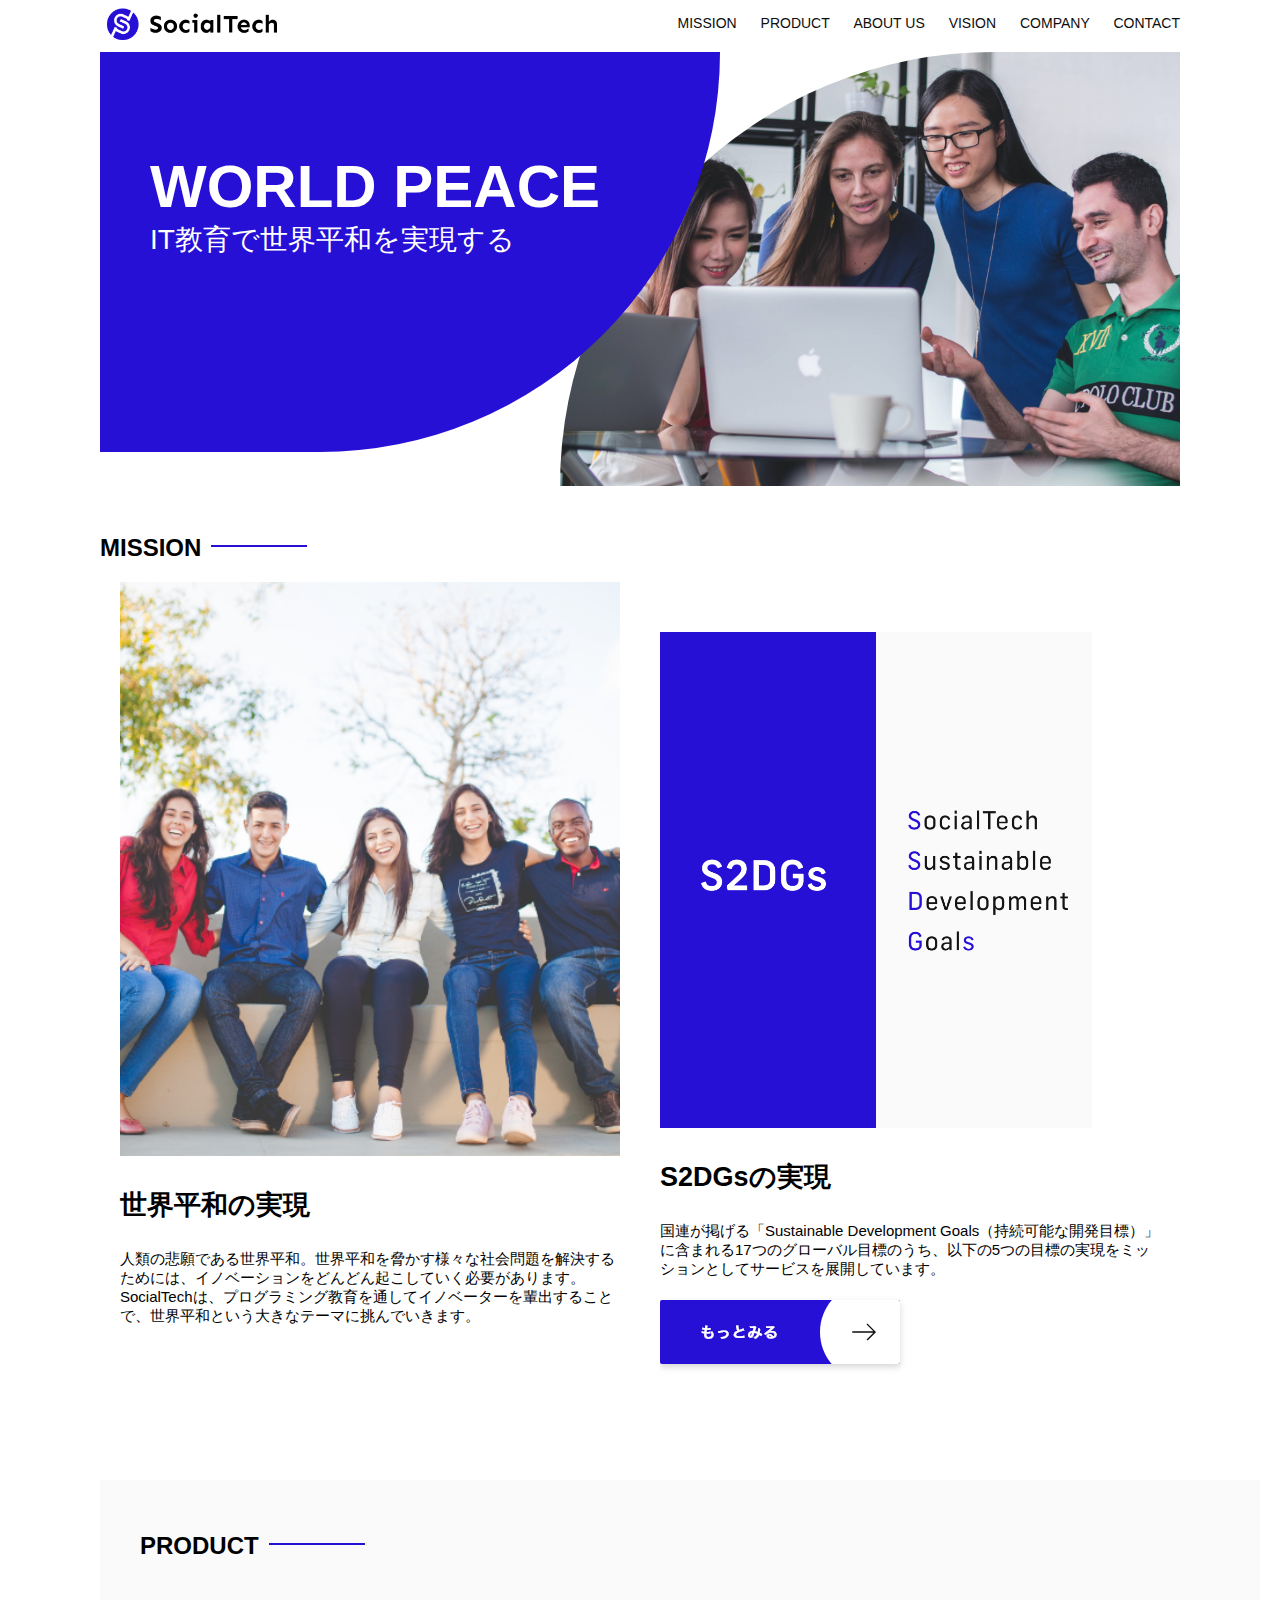
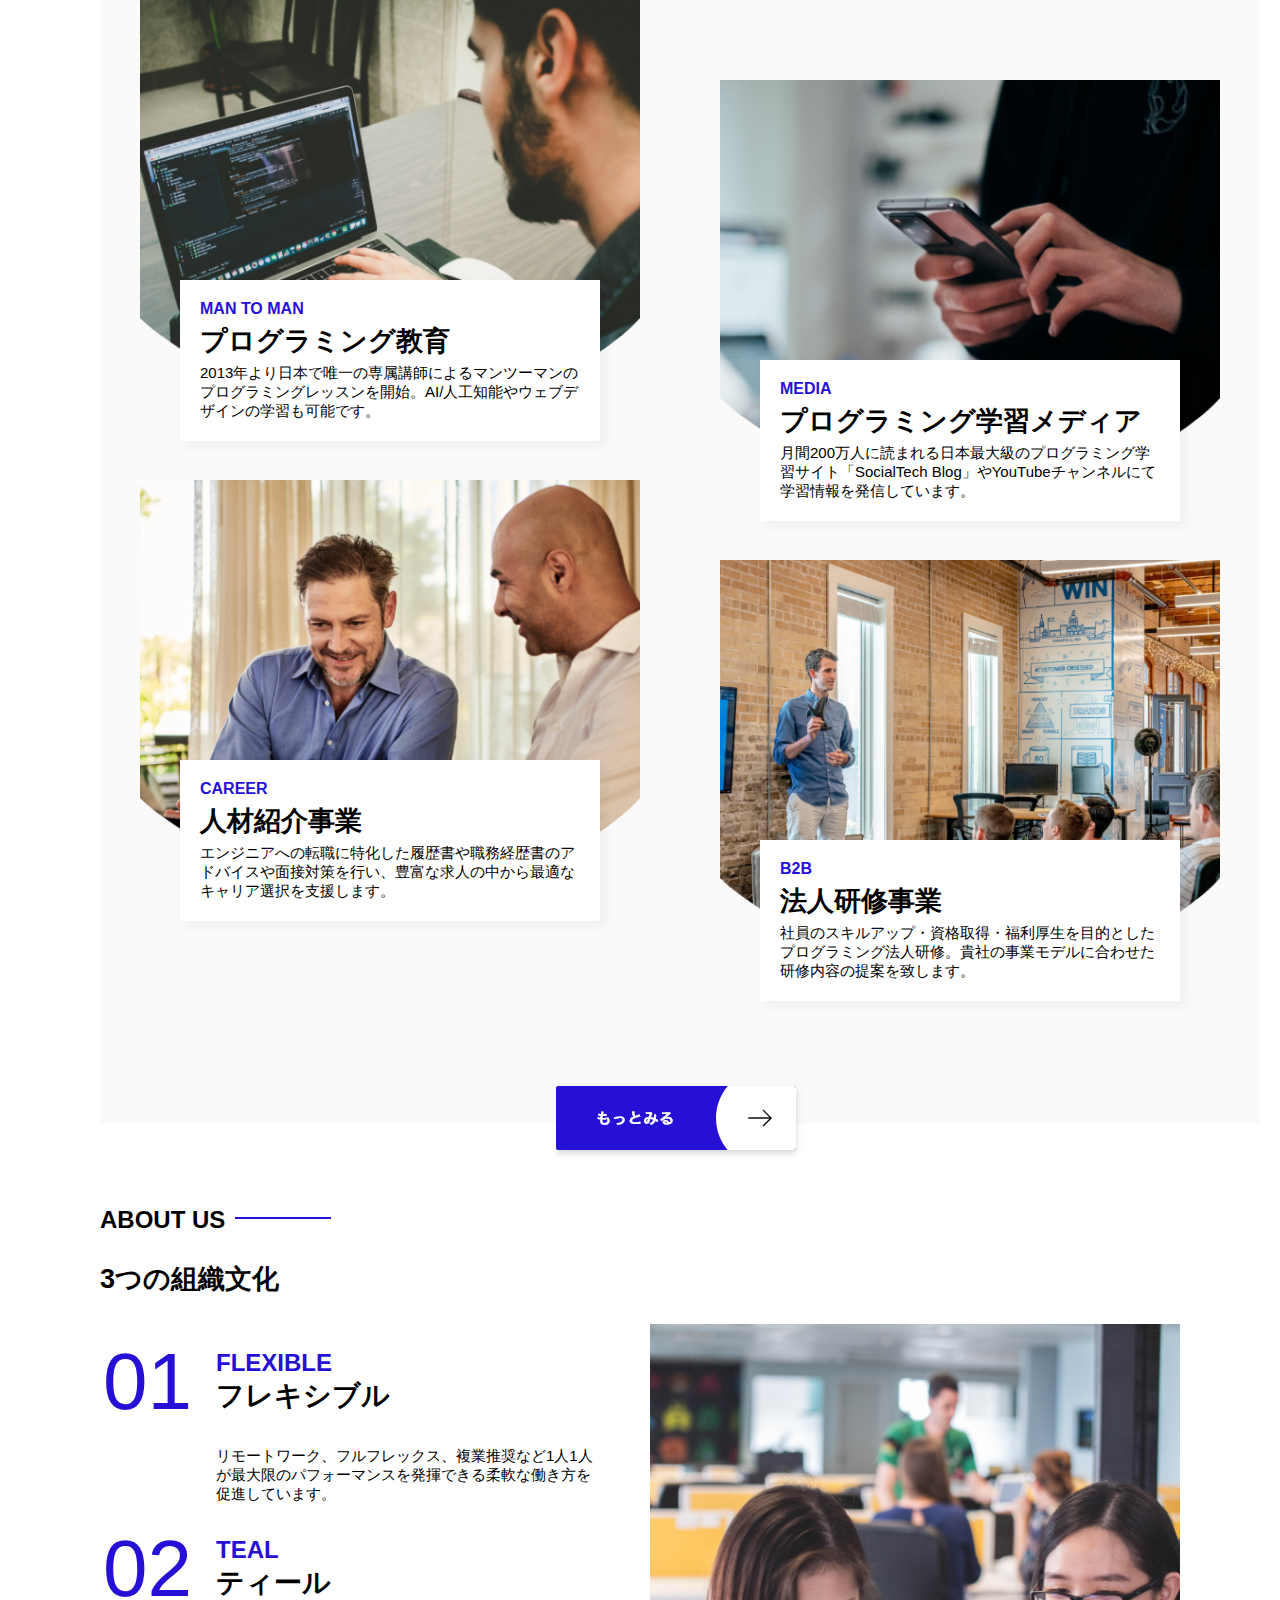
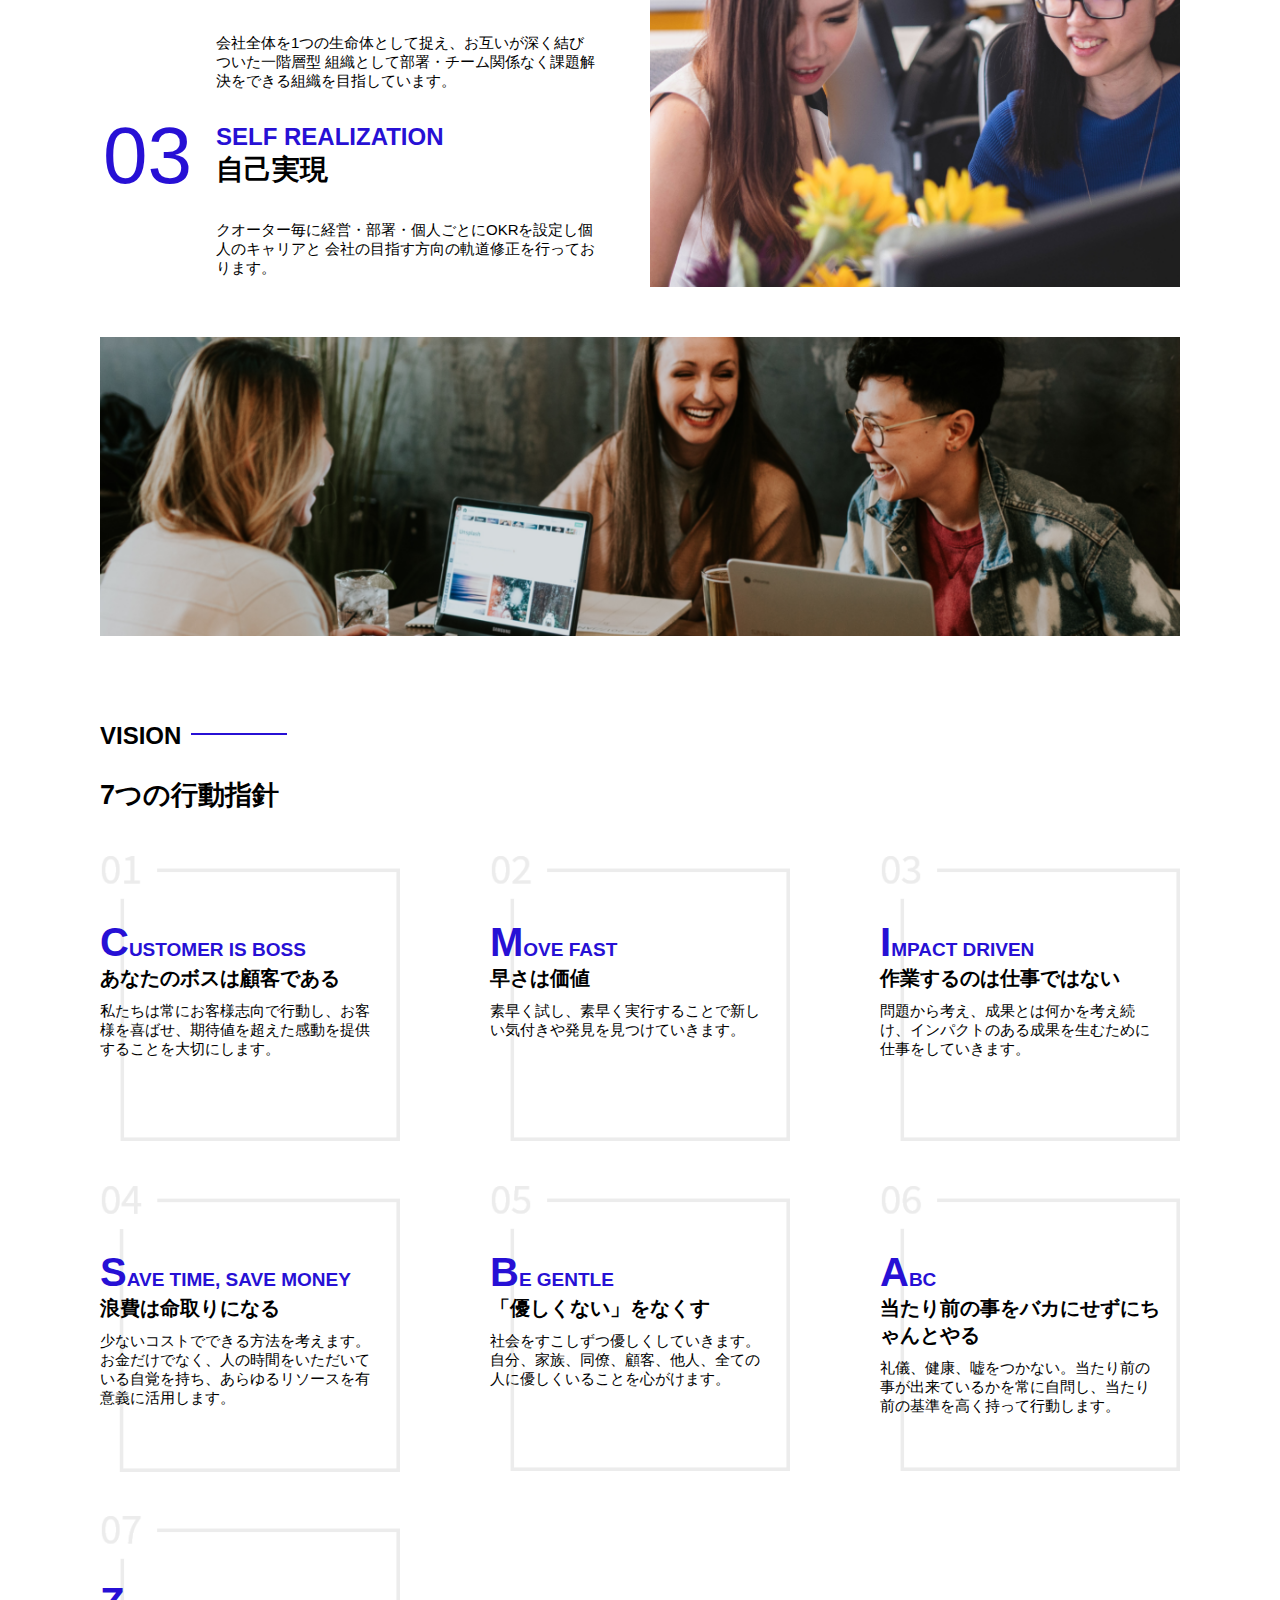
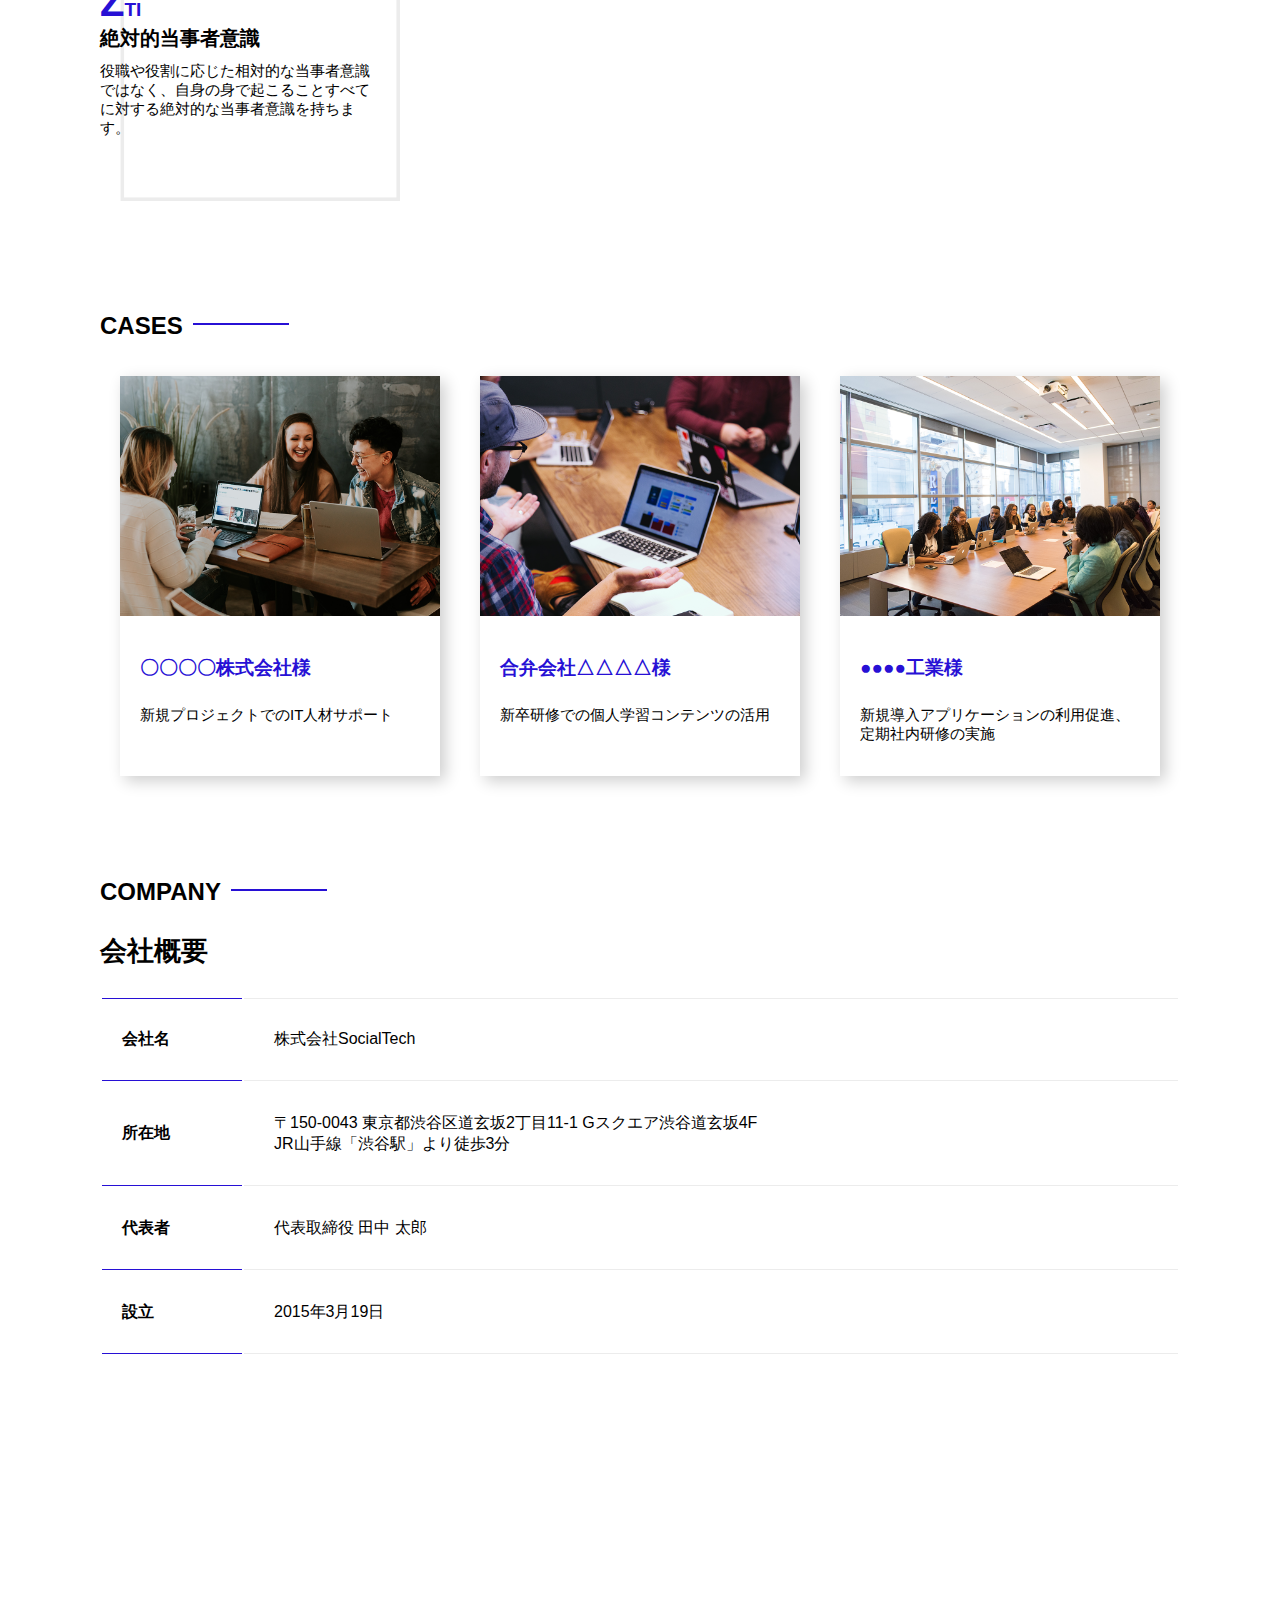
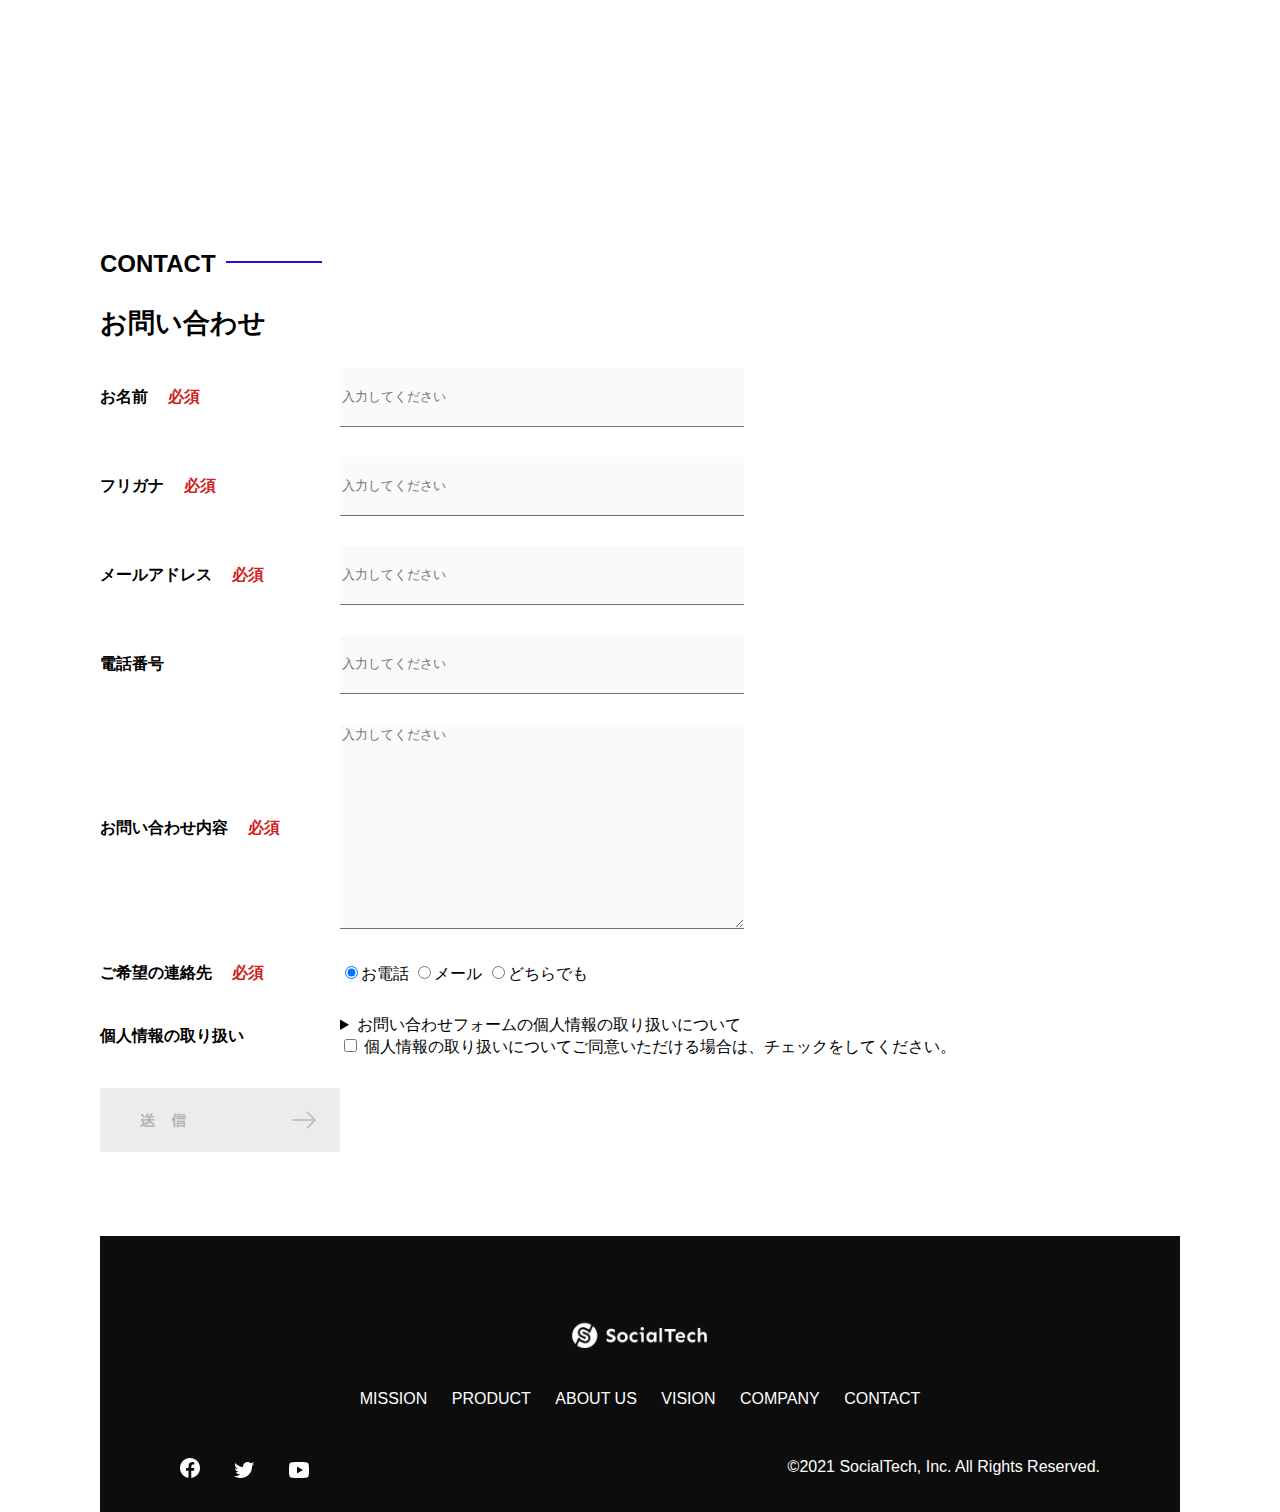
<file: kadai_012/index.html>
<!DOCTYPE html>
<html>
  <head>
    <title>SocialTech</title>
    <meta charset="UTF-8" />
    <meta
      name="description"
      content="SocialTechはEdTech業界のリーディングカンパニーを目指します。"
    />
    <meta name="viewport" content="width=device-width, initial-scale=1.0" />
    <link rel="stylesheet" href="style.css" />
  </head>
  <body>
    <!-- ヘッダー -->
    <header>
      <!-- ロゴ -->
      <a href="index.html" id="logo"
        ><img src="images/logo.png" alt="トップページに戻る"
      /></a>

      <!-- PC用ナビゲーション -->
      <nav id="nav-pc">
        <a href="mission.html">MISSION</a>
        <a href="product.html">PRODUCT</a>
        <a href="index.html#aboutus">ABOUT US</a>
        <a href="index.html#vision">VISION</a>
        <a href="index.html#company">COMPANY</a>
        <a href="index.html#contact">CONTACT</a>
      </nav>
    </header>
    <main>
      <article>
        <!-- メインビジュアル -->
        <section id="main-visual">
          <div id="main-message">
            <h1>WORLD PEACE</h1>
            <p>IT教育で世界平和を実現する</p>
          </div>
          <img
            src="images/index/index-main.png"
            alt="PCの周りに集まる多国籍の仲間たち"
          />
        </section>
        <!--ミッション-->
        <section id="mission">
          <h2 class="index-h2">MISSION</h2>
          <div id="mission-flex">
            <div>
              <img
                id="mission-photo"
                src="images/index/index-mission.png"
                alt="屋外のベンチで写真を撮影する多国籍の仲間たち"
              />
              <h3>世界平和の実現</h3>
              <p>
                人類の悲願である世界平和。世界平和を脅かす様々な社会問題を解決するためには、イノベーションをどんどん起こしていく必要があります。SocialTechは、プログラミング教育を通してイノベーターを輩出することで、世界平和という大きなテーマに挑んでいきます。
              </p>
            </div>
            <div>
              <img id="s2dgs" src="images/index/s2dgs.png" alt="S2DGs" />
              <h3>S2DGsの実現</h3>
              <p>
                国連が掲げる「Sustainable Development
                Goals（持続可能な開発目標）」に含まれる17つのグローバル目標のうち、以下の5つの目標の実現をミッションとしてサービスを展開しています。
              </p>
              <a href="mission.html">
                <img src="images/button-more.png" alt="もっとみる" />
              </a>
            </div>
          </div>
        </section>
        <!-- プロダクト -->
        <section id="product">
          <h2 class="index-h2">PRODUCT</h2>
          <div>
            <div id="product-left">
              <div>
                <img
                  class="product-photo"
                  src="images/index/index-mantoman.png"
                  alt="PCでコードを書く男性"
                />
                <div class="product-explain">
                  <span>MAN TO MAN</span>
                  <h3>プログラミング教育</h3>
                  <p>
                    2013年より日本で唯一の専属講師によるマンツーマンのプログラミングレッスンを開始。AI/人工知能やウェブデザインの学習も可能です。
                  </p>
                </div>
              </div>
              <div>
                <img
                  class="product-photo"
                  src="images/index/index-career.png"
                  alt="笑顔で話し合う2人の男性"
                />
                <div class="product-explain">
                  <span>CAREER</span>
                  <h3>人材紹介事業</h3>
                  <p>
                    エンジニアへの転職に特化した履歴書や職務経歴書のアドバイスや面接対策を行い、豊富な求人の中から最適なキャリア選択を支援します。
                  </p>
                </div>
              </div>
            </div>
            <div id="product-right">
              <div>
                <img
                  class="product-photo"
                  src="images/index/index-media.png"
                  alt="スマートフォンを操作する人"
                />
                <div class="product-explain">
                  <span>MEDIA</span>
                  <h3>プログラミング学習メディア</h3>
                  <p>
                    月間200万人に読まれる日本最大級のプログラミング学習サイト「SocialTech
                    Blog」やYouTubeチャンネルにて学習情報を発信しています。
                  </p>
                </div>
              </div>
              <div>
                <img
                  class="product-photo"
                  src="images/index/index-b2b.png"
                  alt="講演中の男性とそれを聴く人々"
                />
                <div class="product-explain">
                  <span>B2B</span>
                  <h3>法人研修事業</h3>
                  <p>
                    社員のスキルアップ・資格取得・福利厚生を目的としたプログラミング法人研修。貴社の事業モデルに合わせた研修内容の提案を致します。
                  </p>
                </div>
              </div>
            </div>
          </div>
          <div>
            <a id="product-more" href="product.html">
              <img src="images/button-more.png" alt="もっとみる" />
            </a>
          </div>
        </section>
        <!---ABOUT US-->
        <section id="aboutus">
          <h2 class="index-h2">ABOUT US</h2>
          <h3>3つの組織文化</h3>
          <div>
            <table class="culture-table">
              <tr>
                <td>
                  <span class="culture-num">01</span>
                </td>
                <td>
                  <span class="culture-en">FLEXIBLE</span>
                  <span class="culture-jp">フレキシブル</span>
                </td>
              </tr>
              <tr>
                <td>
                  <!--空のセル-->
                </td>
                <td>
                  <p class="culture-description">
                    リモートワーク、フルフレックス、複業推奨など1人1人が最大限のパフォーマンスを発揮できる柔軟な働き方を促進しています。
                  </p>
                </td>
              </tr>
              <tr>
                <td>
                  <span class="culture-num">02</span>
                </td>
                <td>
                  <span class="culture-en">TEAL</span>
                  <span class="culture-jp">ティール</span>
                </td>
              </tr>
              <tr>
                <td>
                  <!--空のセル-->
                </td>
                <td>
                  <p class="culture-description">
                    会社全体を1つの生命体として捉え、お互いが深く結びついた一階層型
                    組織として部署・チーム関係なく課題解決をできる組織を目指しています。
                  </p>
                </td>
              </tr>
              <tr>
                <td>
                  <span class="culture-num">03</span>
                </td>
                <td>
                  <span class="culture-en">SELF REALIZATION</span>
                  <span class="culture-jp">自己実現</span>
                </td>
              </tr>
              <tr>
                <td>
                  <!--空のセル-->
                </td>
                <td>
                  <p class="culture-description">
                    クオーター毎に経営・部署・個人ごとにOKRを設定し個人のキャリアと
                    会社の目指す方向の軌道修正を行っております。
                  </p>
                </td>
              </tr>
            </table>
            <img
              class="culture-img"
              src="images/index/index-aboutus1.png"
              alt="笑顔で話し合う2人の女性"
            />
          </div>
          <img
            class="culture-img2"
            src="images/index/index-aboutus2.png"
            alt="笑顔で話し合う3人の男女"
          />
        </section>
        <!-- VISION -->
        <section id="vision">
          <h2 class="index-h2">VISION</h2>
          <h3>7つの行動指針</h3>
          <div>
            <div class="vision-box">
              <img src="images/index/vision-01.png" alt="01" />
              <span>
                <h4>CUSTOMER IS BOSS</h4>
                <h5>あなたのボスは顧客である</h5>
                <p>
                  私たちは常にお客様志向で行動し、お客様を喜ばせ、期待値を超えた感動を提供することを大切にします。
                </p>
              </span>
            </div>
            <div class="vision-box">
              <img src="images/index/vision-02.png" alt="02" />
              <span>
                <h4>MOVE FAST</h4>
                <h5>早さは価値</h5>
                <p>
                  素早く試し、素早く実行することで新しい気付きや発見を見つけていきます。
                </p>
              </span>
            </div>
            <div class="vision-box">
              <img src="images/index/vision-03.png" alt="03" />
              <span>
                <h4>IMPACT DRIVEN</h4>
                <h5>作業するのは仕事ではない</h5>
                <p>
                  問題から考え、成果とは何かを考え続け、インパクトのある成果を生むために仕事をしていきます。
                </p>
              </span>
            </div>
            <div class="vision-box">
              <img src="images/index/vision-04.png" alt="04" />
              <span>
                <h4>SAVE TIME, SAVE MONEY</h4>
                <h5>浪費は命取りになる</h5>
                <p>
                  少ないコストでできる方法を考えます。お金だけでなく、人の時間をいただいている自覚を持ち、あらゆるリソースを有意義に活用します。
                </p>
              </span>
            </div>
            <div class="vision-box">
              <img src="images/index/vision-05.png" alt="05" />
              <span>
                <h4>BE GENTLE</h4>
                <h5>「優しくない」をなくす</h5>
                <p>
                  社会をすこしずつ優しくしていきます。自分、家族、同僚、顧客、他人、全ての人に優しくいることを心がけます。
                </p>
              </span>
            </div>
            <div class="vision-box">
              <img src="images/index/vision-06.png" alt="06" />
              <span>
                <h4>ABC</h4>
                <h5>当たり前の事をバカにせずにちゃんとやる</h5>
                <p>
                  礼儀、健康、嘘をつかない。当たり前の事が出来ているかを常に自問し、当たり前の基準を高く持って行動します。
                </p>
              </span>
            </div>
            <div class="vision-box">
              <img src="images/index/vision-07.png" alt="07" />
              <span>
                <h4>ZTI</h4>
                <h5>絶対的当事者意識</h5>
                <p>
                  役職や役割に応じた相対的な当事者意識ではなく、自身の身で起こることすべてに対する絶対的な当事者意識を持ちます。
                </p>
              </span>
            </div>
          </div>
        </section>
        <!-- CASES -->
        <section id="cases">
          <h2 class="index-h2">CASES</h2>
          <ul>
            <li class="case-card">
              <img class="case-img" src="images/index/case-1.png" alt="仲良く語り合う3人">
              <div class="case-info">
                <h4 class="case-name">〇〇〇〇株式会社様</h4>
                <p class="case-content">新規プロジェクトでのIT人材サポート</p>
              </div>
            </li>
            <li class="case-card">
              <img class="case-img" src="images/index/case-2.png" alt="PCでコンテンツを見る">
              <div class="case-info">
                <h4 class="case-name">合弁会社△△△△様</h4>
                <p class="case-content">新卒研修での個人学習コンテンツの活用</p>
              </div>
            </li>
            <li class="case-card">
              <img class="case-img" src="images/index/case-3.png" alt="社内研修中の会議室">
              <div class="case-info">
                <h4 class="case-name">●●●●工業様</h4>
                <p class="case-content">新規導入アプリケーションの利用促進、定期社内研修の実施</p>
              </div>
            </li>
          </ul>
        </section>
        <!-- COMPANY -->
        <section id="company">
          <h2 class="index-h2">COMPANY</h2>
          <h3>会社概要</h3>
          <table id="company-table">
            <tr>
              <th class="tableheader-first">会社名</th>
              <td class="cell-first">株式会社SocialTech</td>
            </tr>
            <tr>
              <th class="tableheader">所在地</th>
              <td class="cell">
                〒150-0043 東京都渋谷区道玄坂2丁目11-1 Gスクエア渋谷道玄坂4F<br />JR山手線「渋谷駅」より徒歩3分
              </td>
            </tr>
            <tr>
              <th class="tableheader">代表者</th>
              <td class="cell">代表取締役 田中 太郎</td>
            </tr>
            <tr>
              <th class="tableheader">設立</th>
              <td class="cell">2015年3月19日</td>
            </tr>
          </table>
          <iframe
            src="https://www.google.com/maps/embed?pb=!1m18!1m12!1m3!1d3241.7759544892483!2d139.69399665123464!3d35.65789123876098!2m3!1f0!2f0!3f0!3m2!1i1024!2i768!4f13.1!3m3!1m2!1s0x60188caa0042e8d1%3A0xba130bea826a7aa2!2z44CSMTUwLTAwNDMg5p2x5Lqs6YO95riL6LC35Yy66YGT546E5Z2C77yS5LiB55uu77yR77yR4oiS77yR!5e0!3m2!1sja!2sjp!4v1636872991912!5m2!1sja!2sjp"
            style="border: 0"
            allowfullscreen=""
            loading="lazy"
          >
          </iframe>
        </section>
        <!-- お問い合わせフォーム -->
        <section id="contact">
          <h2 class="index-h2">CONTACT</h2>
          <h3>お問い合わせ</h3>
          <form>
            <div>
              <div class="contact-heading">
                <label class="contact-label"
                  >お名前<span class="contact-span">必須</span></label
                >
              </div>
              <div class="contact-form">
                <input
                  type="text"
                  name="name"
                  placeholder="入力してください"
                  class="contact-textbox"
                />
              </div>
            </div>
            <div>
              <div class="contact-heading">
                <label class="contact-label"
                  >フリガナ<span class="contact-span">必須</span></label
                >
              </div>
              <div>
                <input
                  type="text"
                  name="hurigana"
                  placeholder="入力してください"
                  class="contact-textbox"
                />
              </div>
            </div>
            <div>
              <div class="contact-heading">
                <label class="contact-label"
                  >メールアドレス<span class="contact-span">必須</span></label
                >
              </div>
              <div>
                <input
                  type="text"
                  name="email"
                  placeholder="入力してください"
                  class="contact-textbox"
                />
              </div>
            </div>
            <div>
              <div class="contact-heading">
                <label class="contact-label">電話番号</label>
              </div>
              <div>
                <input
                  type="text"
                  name="tel"
                  placeholder="入力してください"
                  class="contact-textbox"
                />
              </div>
            </div>
            <div>
              <div class="contact-heading">
                <label class="contact-label"
                  >お問い合わせ内容<span class="contact-span">必須</span></label
                >
              </div>
              <div>
                <textarea
                  class="contact-textarea"
                  placeholder="入力してください"
                  name="message"
                ></textarea>
              </div>
            </div>
            <div>
              <div class="contact-heading">
                <label class="contact-label"
                  >ご希望の連絡先<span class="contact-span">必須</span></label
                >
              </div>
              <div>
                <input
                  class="radiobutton"
                  type="radio"
                  value="tel"
                  name="contact"
                  checked
                /><label>お電話</label>
                <input
                  class="radiobutton"
                  type="radio"
                  value="mail"
                  name="contact"
                /><label>メール</label>
                <input
                  class="radiobutton"
                  type="radio"
                  value="both"
                  name="contact"
                /><label>どちらでも</label>
              </div>
            </div>
            <div>
              <div class="contact-heading">
                <label class="contact-label">個人情報の取り扱い</label>
              </div>
              <div>
                <details>
                  <summary>
                    お問い合わせフォームの個人情報の取り扱いについて
                  </summary>
                  <div>
                    <span>１．組織の名称又は氏名</span><br />
                    株式会社SocialTech<br /><br />
                    <span
                      >２．個人情報保護管理者（若しくはその代理人）の氏名又は職名、所属及び連絡先
                      鈴木 一郎 コーポレート部</span
                    ><br />
                    メールアドレス：support@socialtech.net<br />
                    TEL：03-xxxx-xxxx<br />
                    <span>３．個人情報の利用目的</span><br />
                    ・本サービス及び本サービスに関連する情報の提供又はそれらに関する連絡のため<br />
                    ・ユーザーの本人確認のため<br />
                    ・当社サービスのご案内のため<br />
                    ・当社の商品等の広告または宣伝（電子メールによるものを含むものとします。）<br /><br />
                    <span>４．個人情報の取り扱い業務の委託</span><br />
                    個人情報の取扱業務の全部または一部を外部に業務委託する場合があります。<br />
                    その際、弊社は、個人情報を適切に保護できる管理体制を敷き実行していることを条件として<br />
                    委託先を厳選したうえで、機密保持契約を委託先と締結し、お客様の個人情報を厳密に管理させます。<br /><br />
                    <span>５．個人情報の開示等の請求</span><br />
                    お客様は、弊社に対してご自身の個人情報の開示等（利用目的の通知、開示、内容の訂正・追加・削除、利用の停止または消去、第三者への提供の停止）に関して、当社問合わせ窓口に申し出ることができます。<br />
                    その際、弊社はお客様ご本人を確認させていただいたうえで、合理的な期間内に対応いたします。<br /><br />
                    なお、個人情報に関する弊社問合わせ先は、次の通りです。<br /><br />
                    株式会社SocialTech　個人情報問合せ窓口<br />
                    〒150-0043　東京都渋谷区道玄坂2丁目11-1 Ｇスクエア渋谷道玄坂
                    4F<br />
                    メールアドレス：support@socialtech.net　TEL：03-xxxx-xxxx<br /><br />
                    <span>６．個人情報を提供されることの任意性について</span
                    ><br /><br />
                    お客様がご自身の個人情報を弊社に提供されるか否かは、お客様のご判断によりますが、もしご提供されない場合には、適切なサービスが提供できない場合がありますので予めご了承ください。
                  </div>
                </details>
                <input type="checkbox" name="agree" />
                <span
                  >個人情報の取り扱いについてご同意いただける場合は、チェックをしてください。</span
                >
              </div>
            </div>
            <input
              type="image"
              value="Submit"
              src="images/button-submit.png"
              alt="送信する"
            />
          </form>
        </section>
      </article>
      <footer>
        <div id="footer-logo">
          <img src="images/logo-sp.png" alt="SocialTech" />
        </div>
        <div id="footer-link">
          <a href="mission.html">MISSION</a>
          <a href="product.html">PRODUCT</a>
          <a href="index.html#aboutus">ABOUT US</a>
          <a href="index.html#vision">VISION</a>
          <a href="index.html#company">COMPANY</a>
          <a href="index.html#contact">CONTACT</a>
        </div>
        <div id="sns-footer">
          <a href="https://www.facebook.com/sejuku2013"
            ><img src="images/button-facebook.png" alt="Facebookのリンク"
          /></a>
          <a href="https://twitter.com/samuraijuku"
            ><img src="images/button-twitter.png" alt="Twitterのリンク"
          /></a>
          <a href="https://www.youtube.com/channel/UCCFOQO5aDK0xXam4cUQXT8g"
            ><img src="images/button-youtube.png" alt="YouTubeのリンク"
          /></a>
          <span id="copyright"
            >&copy;2021 SocialTech, Inc. All Rights Reserved.
          </span>
        </div>
      </footer>
    </main>
  </body>
</html>
</file>
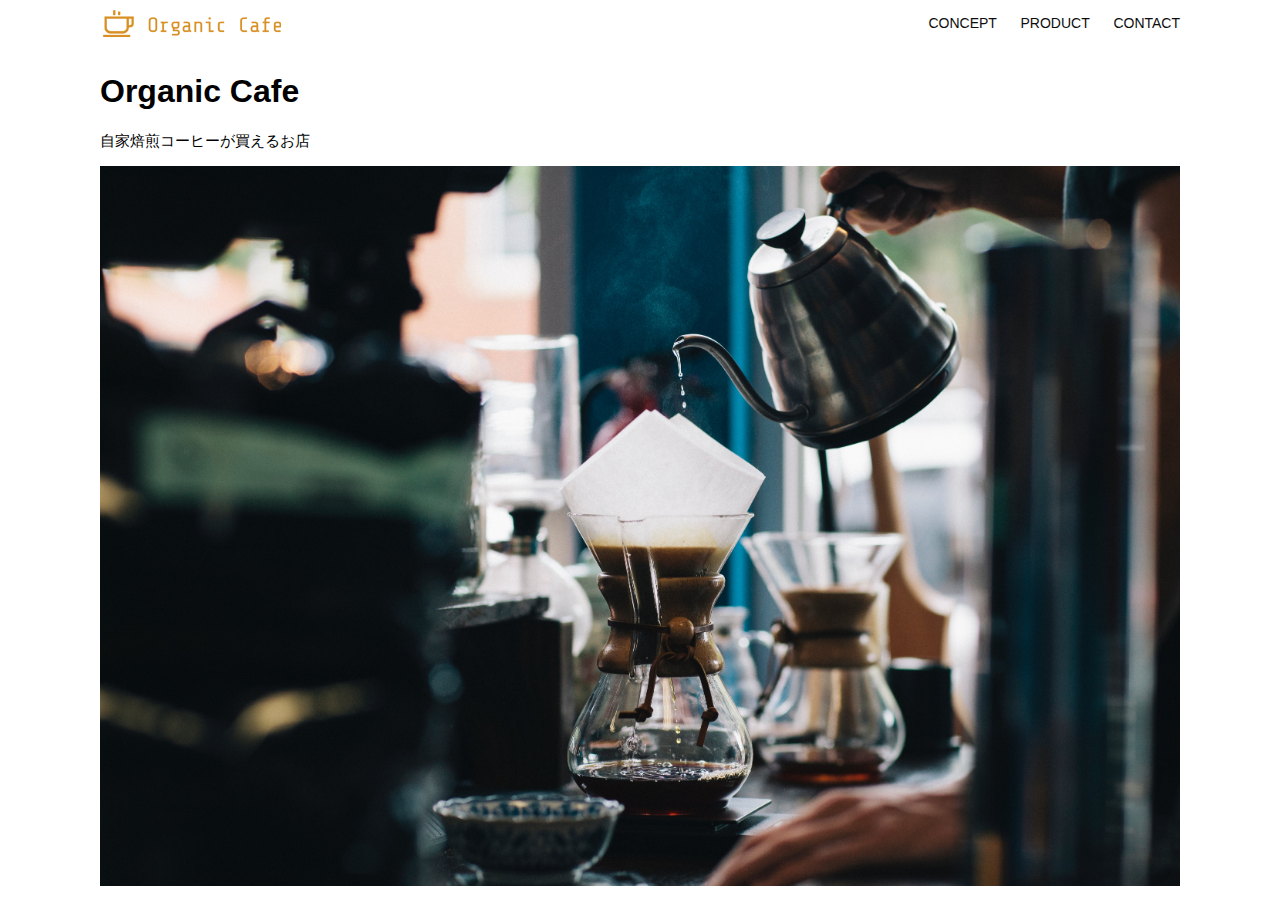
<file: kadai_013/index.html>
<!DOCTYPE html>
<html>
  <head>
    <title>Organic Cafe</title>
    <meta charset="UTF-8" />
    <meta
      name="description"
      content="自家焙煎のコーヒーがお家で楽しめるOrganic Cafe"
    />
    <meta name="viewport" content="width=device-width, initial-scale=1.0" />
    <link rel="stylesheet" href="style.css" />
  </head>
  <body>
    <!-- ヘッダー -->
    <header>
      <!-- ロゴ -->
      <a href="index.html" id="logo"
        ><img src="images/logo.png" alt="トップページに戻る"
      /></a>

      <!-- PC用ナビゲーション -->
      <nav id="nav-pc">
        <a href="index.html#concept">CONCEPT</a>
        <a href="index.html#product">PRODUCT</a>
        <a href="index.html#contact">CONTACT</a>
      </nav>

      <!--スマホ用メニューボタン-->
      <img id="menu-sp" src="images/button-menu.png" alt="ナビゲーションを開く" onclick="document.getElementById('nav-sp').style.display = 'block'">

      <!--スマホ用ナビゲーション-->
      <nav id="nav-sp">
        <img id="close" src="images/button-close.png" alt="ナビゲーションを閉じる" onclick="document.getElementById('nav-sp').style.display = 'none'">
        <a id="logo-sp" href="index.html" onclick="document.getElementById('nav-sp').style.display = 'none'"><img src="images/logo-sp.png" alt="トップページに戻る"></a>
        <a class="menu" href="index.html#concept" onclick="document.getElementById('nav-sp').style.display = 'none'">CONCEPT</a>
        <a class="menu" href="index.html#product" onclick="document.getElementById('nav-sp').style.display = 'none'">PRODUCT</a>
        <a class="menu" href="index.html#contact" onclick="document.getElementById('nav-sp').style.display = 'none'">CONTACT</a>
      </nav>
    </header>
    <main>
      <article>
        <!-- メインビジュアル -->
        <section id="main-visual">
          <div id="main-message">
            <h1>Organic Cafe</h1>
            <p>自家焙煎コーヒーが買えるお店</p>
          </div>
          <img
            src="images/main-image.jpg"
            alt="コーヒーをハンドドリップで淹れる画像"
          />
        </section>
      </article>
    </main>
  </body>
</html>
</file>
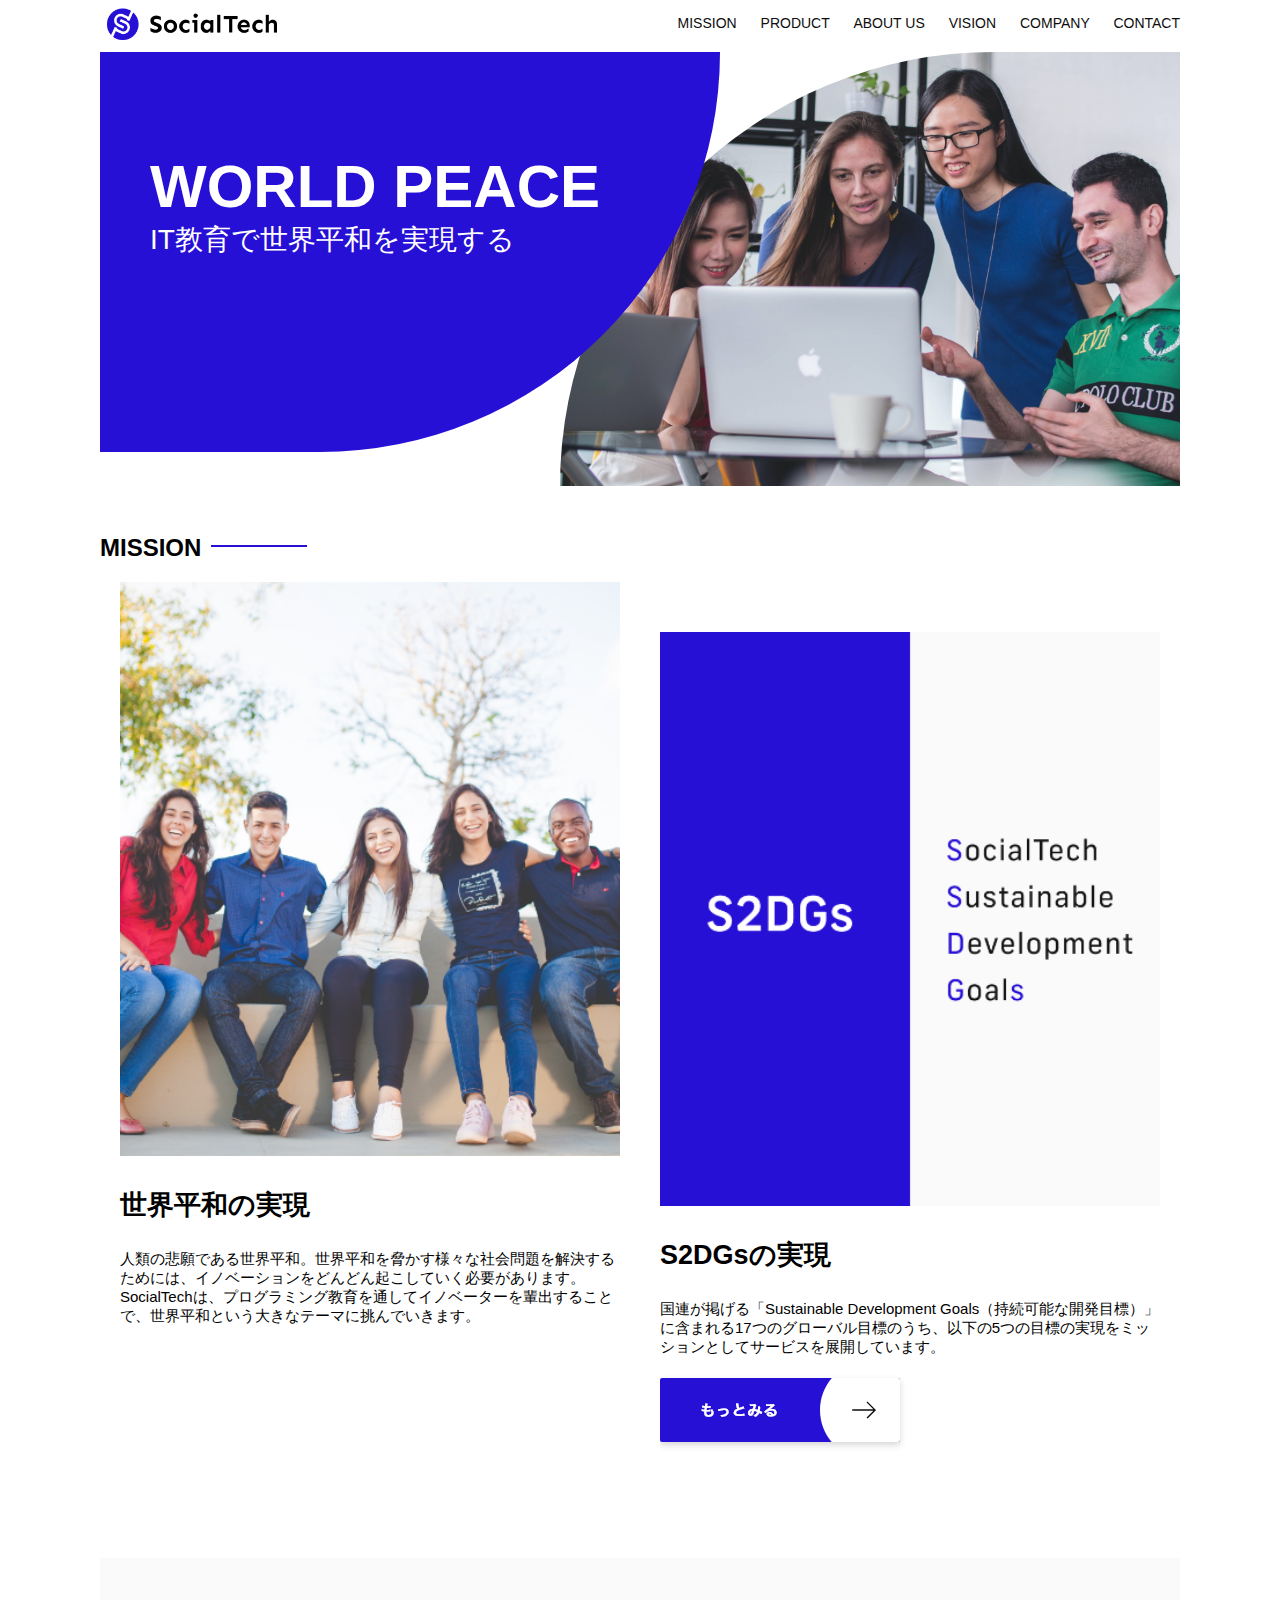
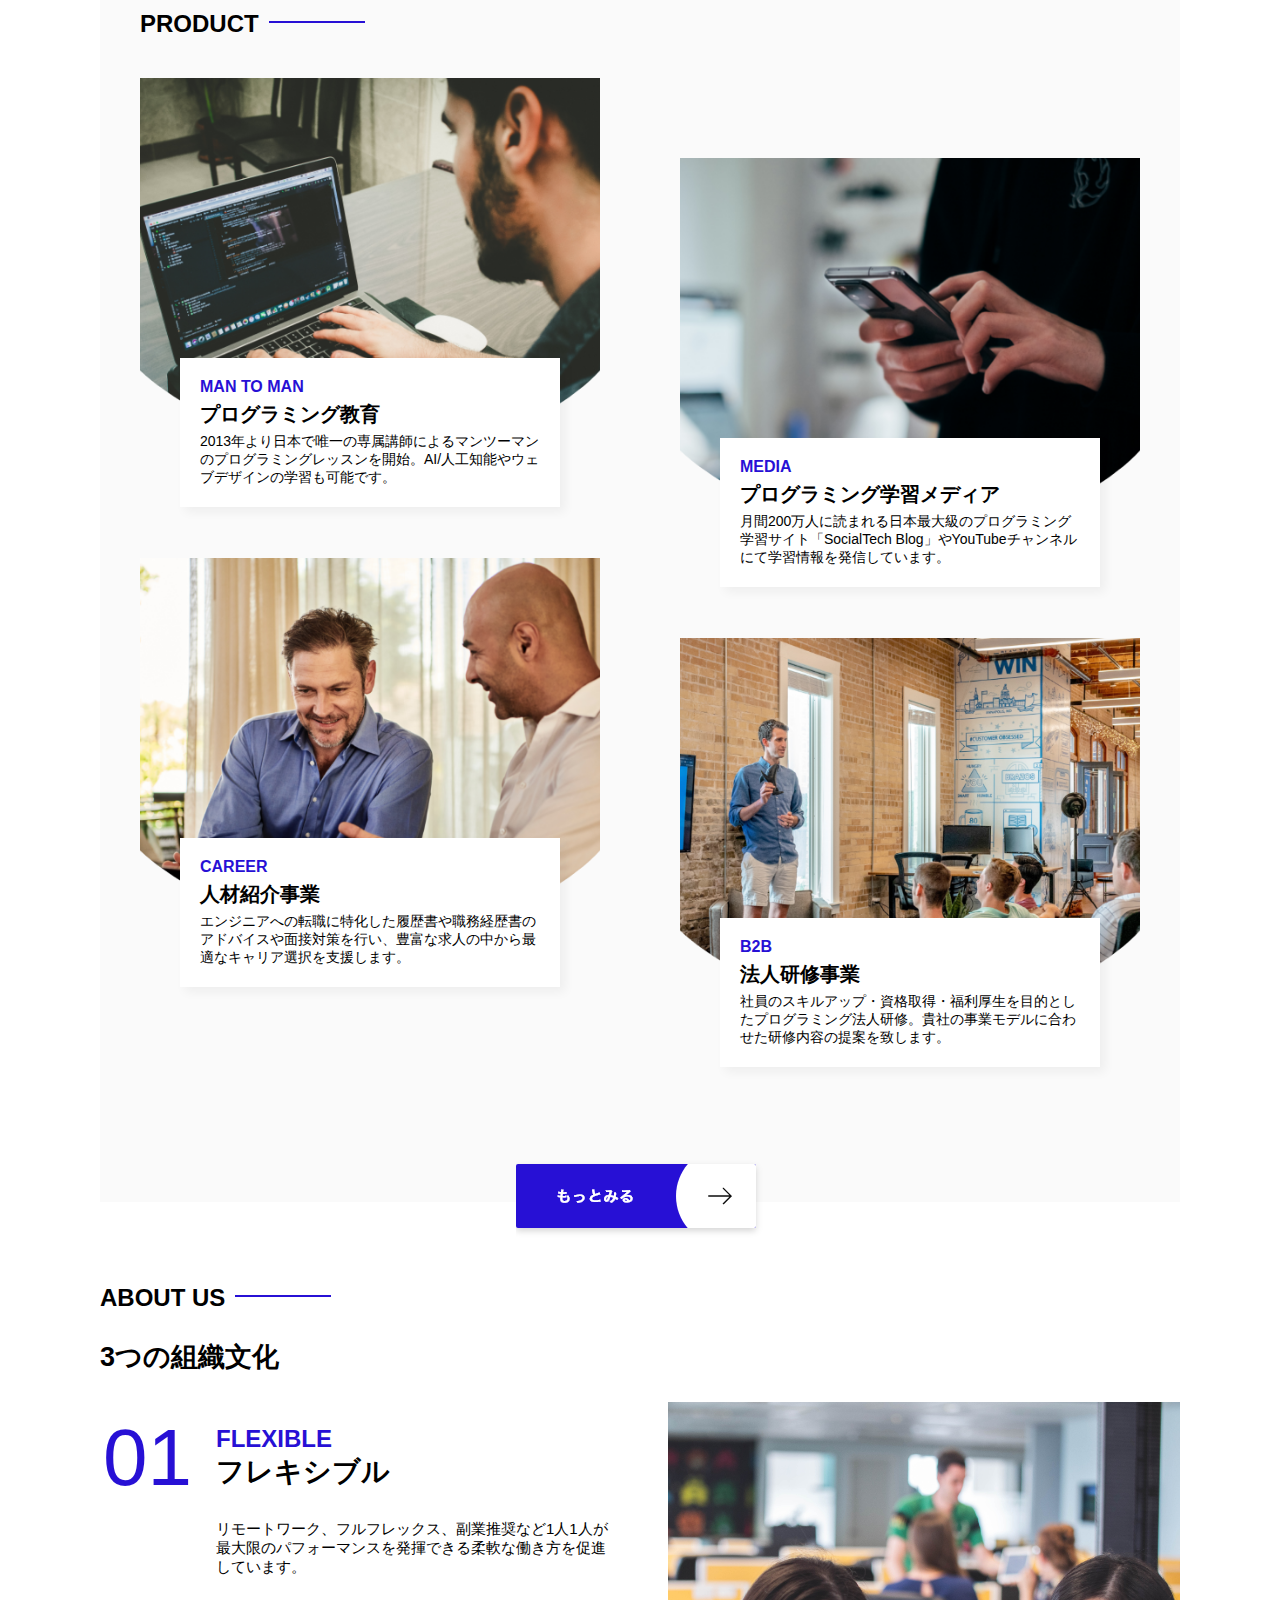
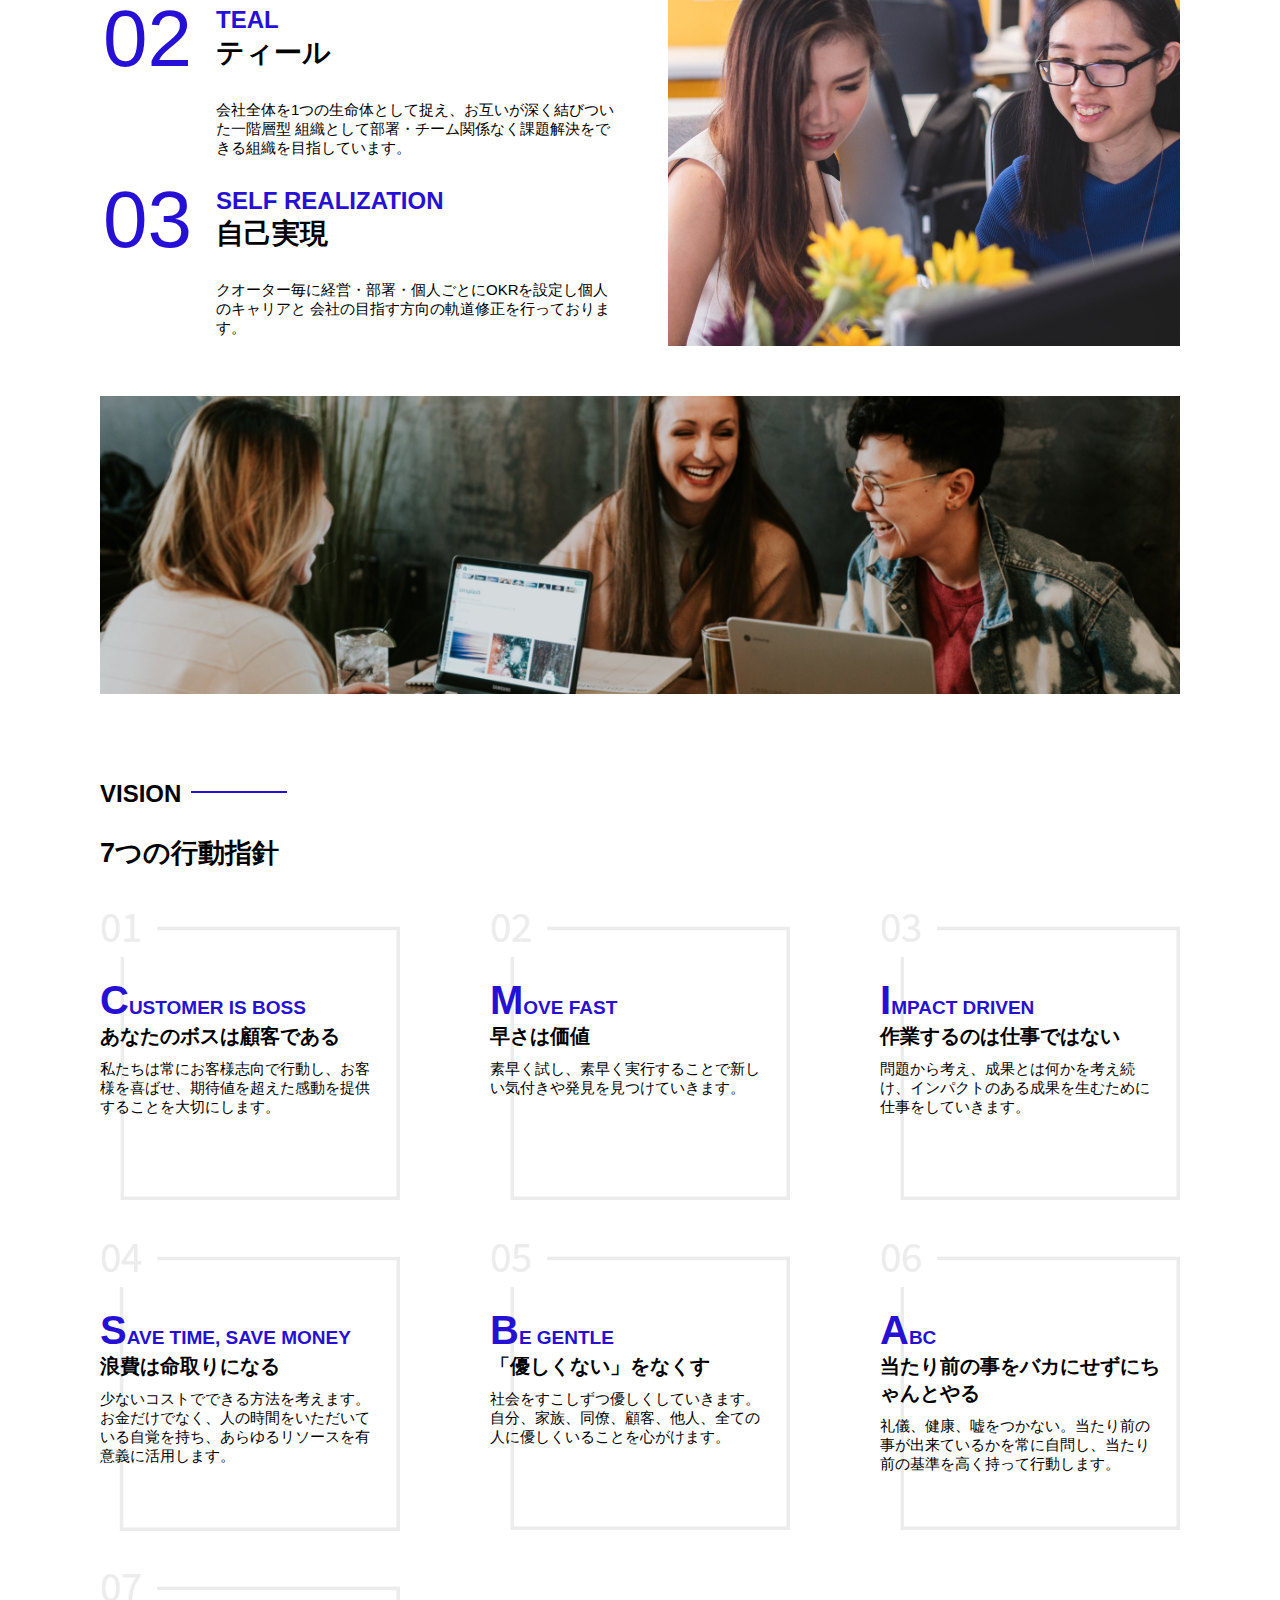
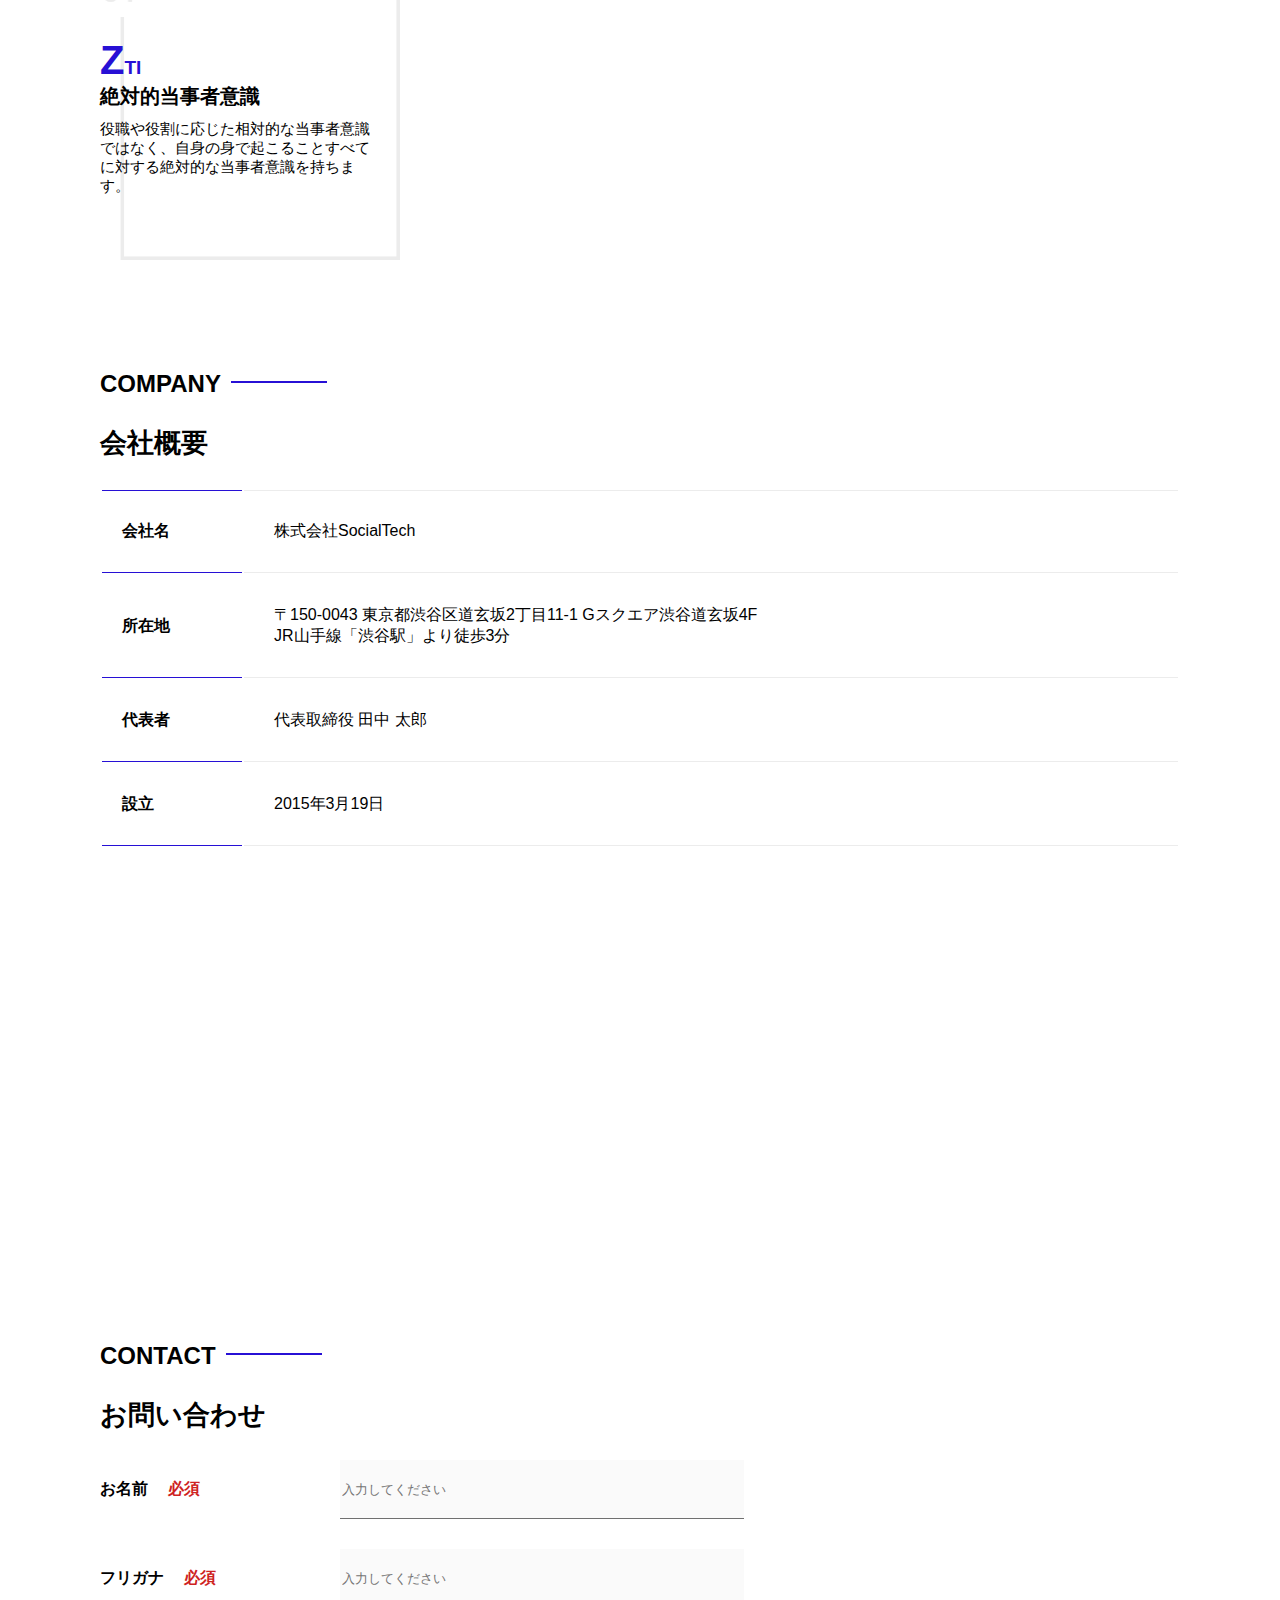
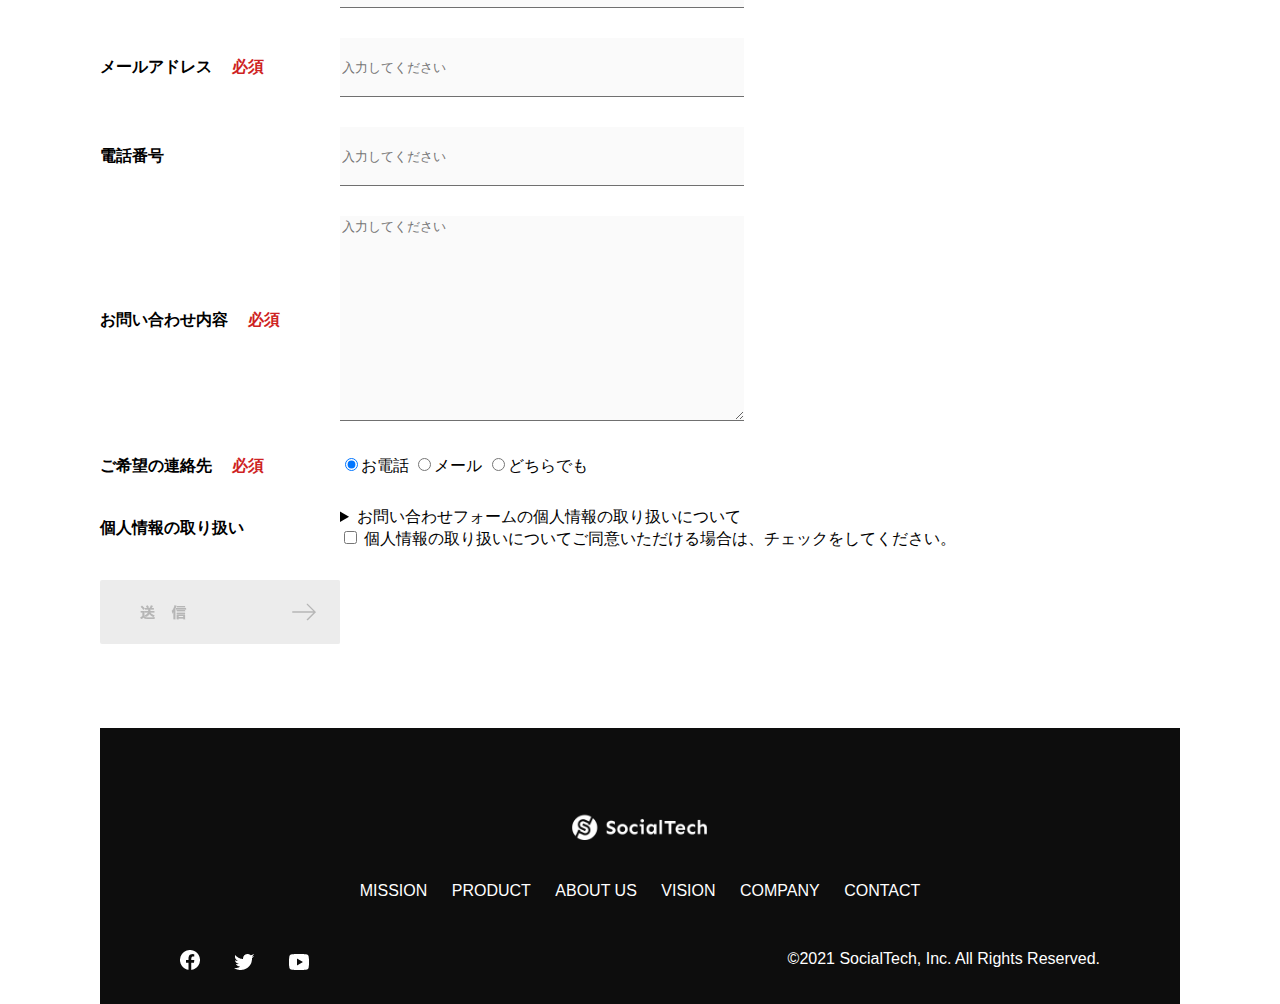
<file: kadai_tutorial_output/index.html>
<!DOCTYPE html>
<html>
  <head>
    <title>SocialTech</title>
    <meta charset="UTF-8">
    <meta name="description" content="SocialTechはEdTech業界のリーディングカンパニーを目指します。">
    <meta name="viewport" content="width=device-width, initial-scale=1.0">
    <link rel="stylesheet" href="style.css">
  </head>
  <body>
    <!-- ヘッダー -->
    <header>
     <!-- ロゴ -->
     <a href="index.html" id="logo"><img src="images/logo.png" alt="トップページに戻る"></a>
     <!-- PC用ナビゲーション-->
     <nav id="nav-pc">
      <a href="mission.html">MISSION</a>
      <a href="product.html">PRODUCT</a>
      <a href="index.html#aboutus">ABOUT US</a>
      <a href="index.html#vision">VISION</a>
      <a href="index.html#company">COMPANY</a>
      <a href="index.html#contact">CONTACT</a>
     </nav>
     <!--スマホ用メニューボタン-->
     <img id="menu-sp" src="images/button-menu.png" alt="ナビゲーションを開く" onclick="document.getElementById('nav-sp').style.display = 'block'">
     <!--スマホ用ナビゲーション-->
     <nav id="nav-sp">
      <img id="close" src="images/button-close.png" alt="ナビゲーションを閉じる"  onclick="document.getElementById('nav-sp').style.display = 'none'">
      <a id="logo-sp" href="imdex.html"  onclick="document.getElementById('nav-sp').style.display = 'none'"><img src="images/logo-sp.png" alt="トップページに戻る"></a>
      <a class="menu" href="mission.html"  onclick="document.getElementById('nav-sp').style.display = 'none'">MISSION</a>
      <a class="menu" href="product.html"  onclick="document.getElementById('nav-sp').style.display = 'none'">PRODUCT</a>
      <a class="menu" href="index.html#aboutus"  onclick="document.getElementById('nav-sp').style.display = 'none'">ABOUT US</a>
      <a class="menu" href="index.html#vision.html"  onclick="document.getElementById('nav-sp').style.display = 'none'">VISION</a>
      <a class="menu" href="index.html#company.html"  onclick="document.getElementById('nav-sp').style.display = 'none'">COMPANY</a>
      <a class="menu" href="index.html#contact.html"  onclick="document.getElementById('nav-sp').style.display = 'none'">CONTACT</a>
      <div id="sns">
        <a href="https://www.facebook.com/sejuku2013"><img src="images/button-facebook.png" alt="Facebookのリンク"></a>
        <a href="https://twitter.com/samuraijuku"><img src="images/button-twitter.png" alt="Twitterのリンク"></a>
        <a href="https://www.youtube.com/channel/UCCFOQO5aDK0xXam4cUQXT8g"><img src="images/button-youtube.png" alt="YouTubeのリンク"></a>
      </div>
     </nav>
    </header>
    <main>
      <article>
        <!--メインビジュアル-->
        <section id="main-visual">
          <div id="main-message">
            <h1>WORLD PEACE</h1>
            <p>IT教育で世界平和を実現する</p>
          </div>
          <img src="images/index/index-main.png" alt="PCの周りに集まる多国籍の仲間たち">
        </section>
        <!--ミッション-->
        <section id="mission">
          <h2 class="index-h2">MISSION</h2>
          <div id="mission-flex">
            <div>
              <img id="mission-photo" src="images/index/index-mission.png" alt="屋外のベンチで写真を作成する多国籍の仲間たち">
              <h3>世界平和の実現</h3>
              <p>
                人類の悲願である世界平和。世界平和を脅かす様々な社会問題を解決するためには、イノベーションをどんどん起こしていく必要があります。SocialTechは、プログラミング教育を通してイノベーターを輩出することで、世界平和という大きなテーマに挑んでいきます。
              </p>
            </div>
            <div>
              <img id="s2dgs" src="images/index/s2dgs.png" alt="S2DGs">
              <h3>S2DGsの実現</h3>
              <p>国連が掲げる「Sustainable Development Goals（持続可能な開発目標）」に含まれる17つのグローバル目標のうち、以下の5つの目標の実現をミッションとしてサービスを展開しています。</p>
              <a href="mission.html"><img src="images/button-more.png"></a>
            </div>
          </div>
        </section>
        <!--プロダクト-->
        <section id="product">
          <h2 class="index-h2">PRODUCT</h2>
          <div>
          <div id="product-left">
            <div>
              <img class="product-photo" src="images/index/index-mantoman.png" alt="PCでコードを書く男性">
              <div class="product-explain">
                <span>MAN TO MAN</span>
                <h3>プログラミング教育</h3>
                <p>2013年より日本で唯一の専属講師によるマンツーマンのプログラミングレッスンを開始。AI/人工知能やウェブデザインの学習も可能です。</p>
              </div>
            </div>
            <div>
              <img class="product-photo" src="images/index/index-career.png" alt="笑顔で話し合う2人の男性">
              <div class="product-explain">
                <span>CAREER</span>
                <h3>人材紹介事業</h3>
                <p>エンジニアへの転職に特化した履歴書や職務経歴書のアドバイスや面接対策を行い、豊富な求人の中から最適なキャリア選択を支援します。</p>
              </div>
            </div>
          </div>
          <div id="product-right">
            <div>
              <img class="product-photo" src="images/index/index-media.png" alt="スマートフォンを操作する人">
              <div class="product-explain">
                <span>MEDIA</span>
                <h3>プログラミング学習メディア</h3>
                <p>月間200万人に読まれる日本最大級のプログラミング学習サイト「SocialTech Blog」やYouTubeチャンネルにて学習情報を発信しています。</p>
              </div>
            </div>
            <div>
              <img class="product-photo" src="images/index/index-b2b.png" alt="講演中の男性とそれを聴く人々">
              <div class="product-explain">
                <span>B2B</span>
                <h3>法人研修事業</h3>
                <p>社員のスキルアップ・資格取得・福利厚生を目的としたプログラミング法人研修。貴社の事業モデルに合わせた研修内容の提案を致します。</p>
              </div>
            </div>
          </div>
          </div>
          <div>
            <a id="product-more" href="product.html">
              <img src="images/button-more.png" alt="もっとみる">
            </a>
          </div>
        </section>
        <!--ABOUT US-->
        <section id="aboutus">
          <h2 class="index-h2">ABOUT US</h2>
          <h3>3つの組織文化</h3>
          <div>
            <table class="culture-table">
              <tr>
                <td>
                  <span class="culture-num">01</span>
                </td>
                <td>
                  <span class="culture-en">FLEXIBLE</span>
                  <span class="culture-jp">フレキシブル</span>
                </td>
              </tr>
              <tr>
                <td>
                  <!--空のセル-->
                </td>
                <td>
                  <p class="culture-description">
                    リモートワーク、フルフレックス、副業推奨など1人1人が最大限のパフォーマンスを発揮できる柔軟な働き方を促進しています。</p>
                </td>
              </tr>
              <tr>
                <td>
                  <span class="culture-num">02</span>
                </td>
                <td>
                  <span class="culture-en">TEAL</span>
                  <span class="culture-jp">ティール</span>
                </td>
              </tr>
              <tr>
                <td>
                  <!--空のセル-->
                </td>
                <td>
                  <p class="culture-description">
                    会社全体を1つの生命体として捉え、お互いが深く結びついた一階層型
                    組織として部署・チーム関係なく課題解決をできる組織を目指しています。</p>
                </td>
              </tr>
              <tr>
                <td>
                  <span class="culture-num">03</span>
                </td>
                <td>
                  <span class="culture-en">SELF REALIZATION</span>
                  <span class="culture-jp">自己実現</span>
                </td>
              </tr>
              <tr>
                <td>
                  <!--空のセル-->
                </td>
                <td>
                  <p class="culture-description">
                    クオーター毎に経営・部署・個人ごとにOKRを設定し個人のキャリアと
                    会社の目指す方向の軌道修正を行っております。</p>
                </td>
              </tr>
            </table>
            <img class="culture-img" src="images/index/index-aboutus1.png" alt="笑顔で話し合う2人の女性">
          </div>
          <img class="culture-img2" src="images/index/index-aboutus2.png" alt="笑顔で話し合う3人の男女">
        </section>
        <!--VISION-->
        <section id="vision">
          <h2 class="index-h2">VISION</h2>
          <h3>7つの行動指針</h3>
          <div>
            <div class="vision-box">
              <img src="images/index/vision-01.png" alt="01">
              <span>
                <h4>CUSTOMER IS BOSS</h4>
                <h5>あなたのボスは顧客である</h5>
                <p>私たちは常にお客様志向で行動し、お客様を喜ばせ、期待値を超えた感動を提供することを大切にします。</p>
              </span>
            </div>
            <div class="vision-box">
              <img src="images/index/vision-02.png" alt="02">
              <span>
                <h4>MOVE FAST</h4>
                <h5>早さは価値</h5>
                <p>素早く試し、素早く実行することで新しい気付きや発見を見つけていきます。</p>
              </span>
            </div>
            <div class="vision-box">
              <img src="images/index/vision-03.png" alt="03">
              <span>
                <h4>IMPACT DRIVEN</h4>
                <h5>作業するのは仕事ではない</h5>
                <p>問題から考え、成果とは何かを考え続け、インパクトのある成果を生むために仕事をしていきます。</p>
              </span>
            </div>
            <div class="vision-box">
              <img src="images/index/vision-04.png" alt="04">
              <span>
                <h4>SAVE TIME, SAVE MONEY</h4>
                <h5>浪費は命取りになる</h5>
                <p>少ないコストでできる方法を考えます。お金だけでなく、人の時間をいただいている自覚を持ち、あらゆるリソースを有意義に活用します。</p>
              </span>
            </div>
            <div class="vision-box">
              <img src="images/index/vision-05.png" alt="05">
              <span>
                <h4>BE GENTLE</h4>
                <h5>「優しくない」をなくす</h5>
                <p>社会をすこしずつ優しくしていきます。自分、家族、同僚、顧客、他人、全ての人に優しくいることを心がけます。</p>
              </span>
            </div>
            <div class="vision-box">
              <img src="images/index/vision-06.png" alt="06">
              <span>
                <h4>ABC</h4>
                <h5>当たり前の事をバカにせずにちゃんとやる</h5>
                <p>礼儀、健康、嘘をつかない。当たり前の事が出来ているかを常に自問し、当たり前の基準を高く持って行動します。</p>
              </span>
            </div>
            <div class="vision-box">
              <img src="images/index/vision-07.png" alt="07">
              <span>
                <h4>ZTI</h4>
                <h5>絶対的当事者意識</h5>
                <p>役職や役割に応じた相対的な当事者意識ではなく、自身の身で起こることすべてに対する絶対的な当事者意識を持ちます。</p>
              </span>
            </div>
          </div>
        </section>
        <!--COMPANY-->
        <section id="company">
          <h2 class="index-h2">COMPANY</h2>
          <h3>会社概要</h3>
          <table id="company-table">
            <tr>
              <th class="tableheader-first">会社名</th>
              <td class="cell-first">株式会社SocialTech</td>
            </tr>
            <tr>
              <th class="tableheader">所在地</th>
              <td class="cell">〒150-0043 東京都渋谷区道玄坂2丁目11-1 Gスクエア渋谷道玄坂4F<br>JR山手線「渋谷駅」より徒歩3分</td>
            </tr>
            <tr>
              <th class="tableheader">代表者</th>
              <td class="cell">代表取締役 田中 太郎</td>
            </tr>
            <tr>
              <th class="tableheader">設立</th>
              <td class="cell">2015年3月19日</td>
            </tr>
          </table>
          <iframe src="https://www.google.com/maps/embed?pb=!1m18!1m12!1m3!1d3241.7739234349333!2d139.69358217578664!3d35.65794127259483!2m3!1f0!2f0!3f0!3m2!1i1024!2i768!4f13.1!3m3!1m2!1s0x60188be0535d9a81%3A0xb09a6e9018e3debd!2z44CSMTUwLTAwNDMg5p2x5Lqs6YO95riL6LC35Yy66YGT546E5Z2C77yS5LiB55uu77yR77yR4oiS77yR!5e0!3m2!1sja!2sjp!4v1706936267507!5m2!1sja!2sjp" style="border:0;" allowfullscreen="" loading="lazy"></iframe>
        </section>
        <!--お問い合わせフォーム-->
        <section id="contact">
          <h2 class="index-h2">CONTACT</h2>
          <h3>お問い合わせ</h3>
          <form action="https://api.staticforms.xyz/submit" method="post">
            <input type="text" name="honeypot" style="display:none">
            <!-- STATIC FORMSのアクセスキー -->
            <input type="hidden" name="accessKey" value="b8095c10-f1b2-4058-b488-e50a0d8b8fb5">
            <!--メールのタイトル-->
            <input type="hidden" name="subject" value="Webサイトから問い合わせがありました" />
            <!--送信先のメールアドレスをvalueに設定する-->
            <input type="hidden" name="replyTo" value="exclamation0816@gmail.com">
            <!--redirectToのURLは公開後のURLへリンクする-->
            <input type="hidden" name="redirectTo" value="">
            <div>
              <div class="contact-heading">
                <label class="contact-label">お名前<span class="contact-span">必須</span></label>
              </div>
              <div>
                <input type="text" name="name" placeholder="入力してください" class="contact-textbox">
              </div>
            </div>
            <div>
              <div class="contact-heading">
                <label class="contact-label">フリガナ<span class="contact-span">必須</span></label>
              </div>
              <div>
                <input type="text" name="hurigana" placeholder="入力してください" class="contact-textbox">
              </div>
            </div>
            <div>
              <div class="contact-heading">
                <label class="contact-label">メールアドレス<span class="contact-span">必須</span></label>
              </div>
              <div>
                <input type="text" name="mail" placeholder="入力してください" class="contact-textbox">
              </div>
            </div>
            <div>
              <div class="contact-heading">
                <label class="contact-label">電話番号</label>
              </div>
              <div>
                <input type="text" name="tel" placeholder="入力してください" class="contact-textbox">
              </div>
            </div>
            <div>
              <div class="contact-heading">
                <label class="contact-label">お問い合わせ内容<span class="contact-span">必須</span></label>
              </div>
              <div>
                <textarea class="contact-textarea" placeholder="入力してください" name="message"></textarea>
              </div>
            </div>
            <div>
              <div class="contact-heading">
                <label class="contact-label">ご希望の連絡先<span class="contact-span">必須</span></label>
              </div>
              <div>
                <input class="radiobutton" type="radio" value="tel" name="contact" checked><label>お電話</label>
                <input class="radiobutton" type="radio" value="mail" name="contact"><label>メール</label>
                <input class="radiobutton" type="radio" value="both" name="contact"><label>どちらでも</label>
              </div>
            </div>
            <div>
              <div class="contact-heading">
                <label class="contact-label">個人情報の取り扱い</label>
              </div>
              <div>
                <details>
                  <summary>お問い合わせフォームの個人情報の取り扱いについて</summary>
                 <div>
                   <span>１．組織の名称又は氏名</span><br>
                   株式会社SocialTech<br><br>
                   <span>２．個人情報保護管理者（若しくはその代理人）の氏名又は職名、所属及び連絡先
                     鈴木 一郎 コーポレート部</span><br>
                   メールアドレス：support@socialtech.net<br>
                   TEL：03-xxxx-xxxx<br>
                   <span>３．個人情報の利用目的</span><br>
                   ・本サービス及び本サービスに関連する情報の提供又はそれらに関する連絡のため<br>
                   ・ユーザーの本人確認のため<br>
                   ・当社サービスのご案内のため<br>
                   ・当社の商品等の広告または宣伝（電子メールによるものを含むものとします。）<br><br>
                   <span>４．個人情報の取り扱い業務の委託</span><br>
                   個人情報の取扱業務の全部または一部を外部に業務委託する場合があります。<br>
                   その際、弊社は、個人情報を適切に保護できる管理体制を敷き実行していることを条件として<br>
                   委託先を厳選したうえで、機密保持契約を委託先と締結し、お客様の個人情報を厳密に管理させます。<br><br>
                   <span>５．個人情報の開示等の請求</span><br>
                   お客様は、弊社に対してご自身の個人情報の開示等（利用目的の通知、開示、内容の訂正・追加・削除、利用の停止または消去、第三者への提供の停止）に関して、当社問合わせ窓口に申し出ることができます。<br>
                   その際、弊社はお客様ご本人を確認させていただいたうえで、合理的な期間内に対応いたします。<br><br>
                   なお、個人情報に関する弊社問合わせ先は、次の通りです。<br><br>
                   株式会社SocialTech　個人情報問合せ窓口<br>
                   〒150-0043　東京都渋谷区道玄坂2丁目11-1 Ｇスクエア渋谷道玄坂 4F<br>
                   メールアドレス：support@socialtech.net　TEL：03-xxxx-xxxx<br><br>
                   <span>６．個人情報を提供されることの任意性について</span><br><br>
                   お客様がご自身の個人情報を弊社に提供されるか否かは、お客様のご判断によりますが、もしご提供されない場合には、適切なサービスが提供できない場合がありますので予めご了承ください。
                 </div>
               </details>
               <input type="checkbox" name="agree">
               <span>個人情報の取り扱いについてご同意いただける場合は、チェックをしてください。</span>
              </div>
            </div>
            <input type="image" src="images/button-submit.png" alt="送信する">
          </form>
        </section>
      </article>
    <!--フッター-->
    <footer>
      <div id="footer-logo">
        <img src="images/logo-sp.png" alt="SocialTech">
      </div>
      <div id="footer-link">
        <a href="mission.html">MISSION</a>
        <a href="product.html">PRODUCT</a>
        <a href="index.html#aboutus">ABOUT US</a>
        <a href="index.html#vision">VISION</a>
        <a href="index.html#company">COMPANY</a>
        <a href="index.html#contact">CONTACT</a>
      </div>
      <div id="sns-footer">
        <a href="https://www.facebook.com/sejuku2013"><img src="images/button-facebook.png" alt="Facebookのリンク"></a>
        <a href="https://twitter.com/samuraijuku"><img src="images/button-twitter.png" alt="Twitterのリンク"></a>
        <a href="https://www.youtube.com/channel/UCCFOQO5aDK0xXam4cUQXT8g"><img src="images/button-youtube.png" alt="YouTubeのリンク"></a>
        <span id="copyright">&copy;2021 SocialTech, Inc. All Rights Reserved. </span>
      </div>
    </footer>
    </main>
  </body>
</html>
</file>
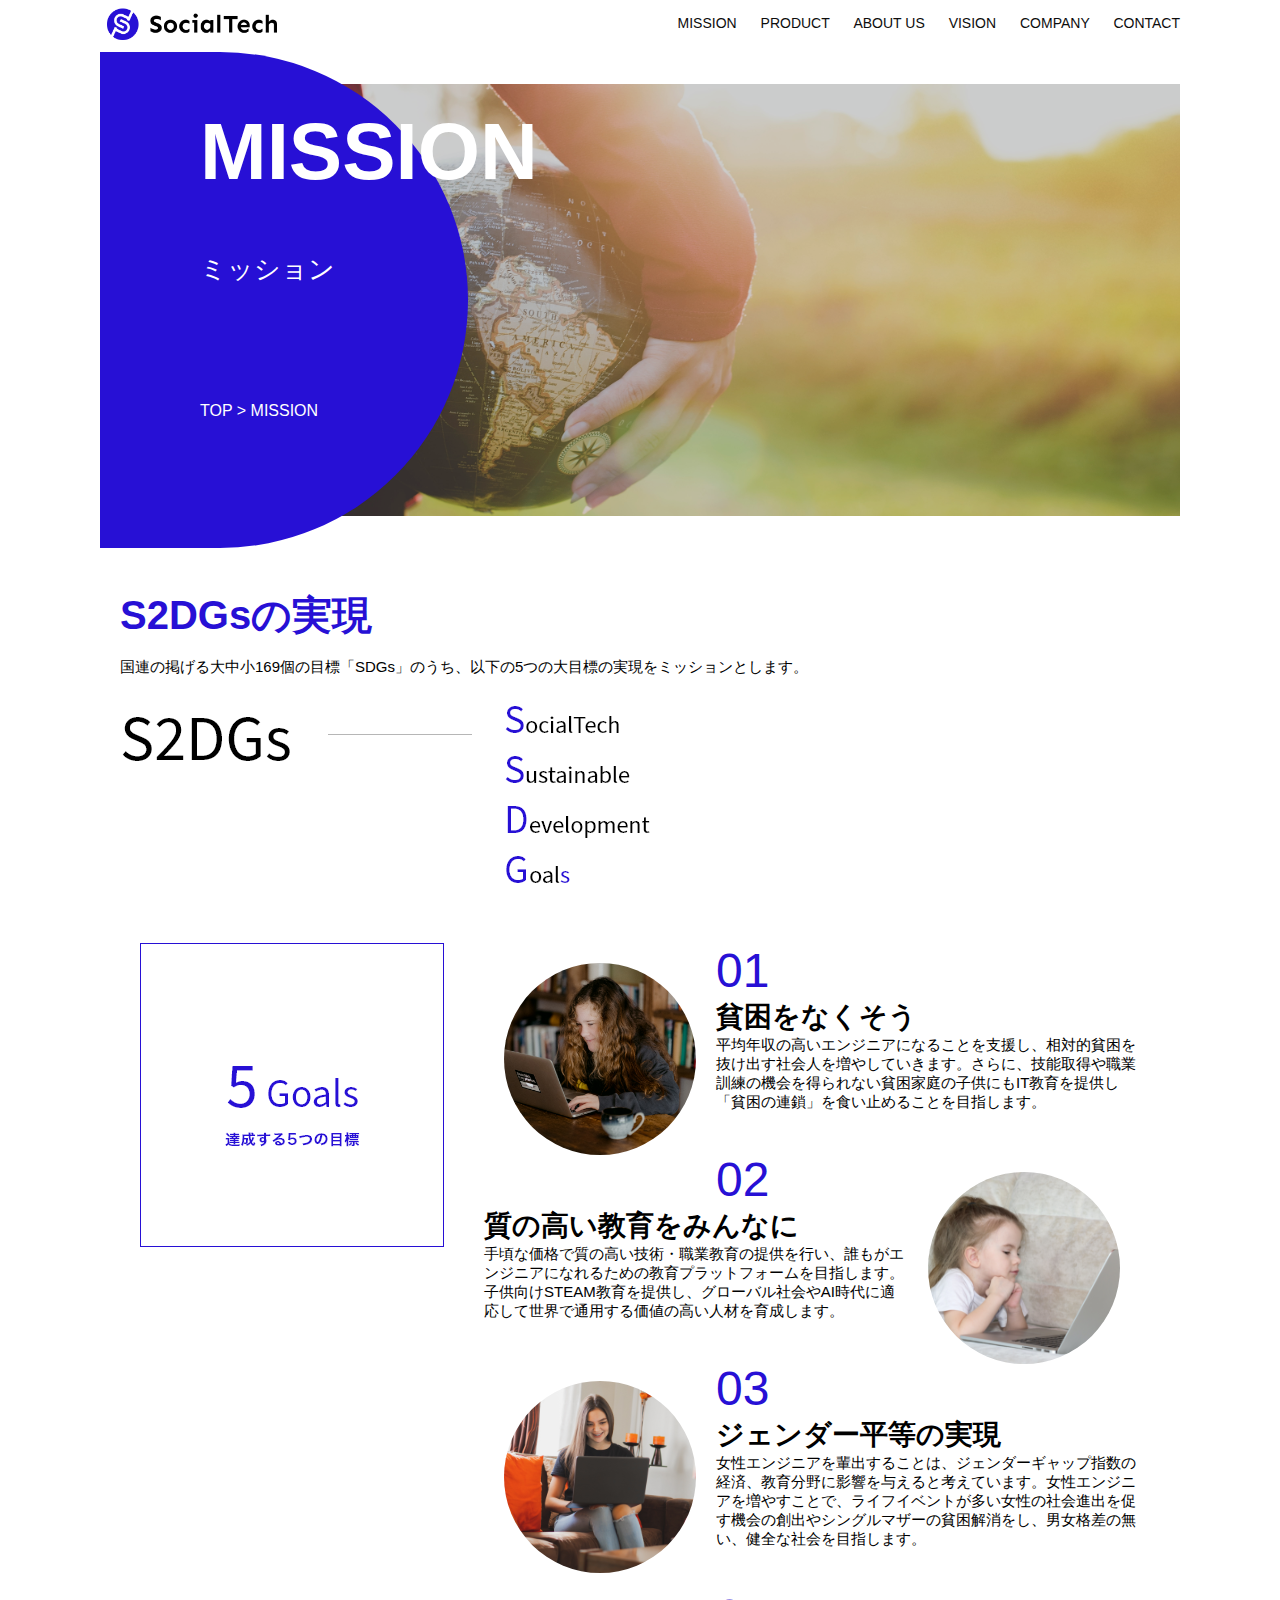
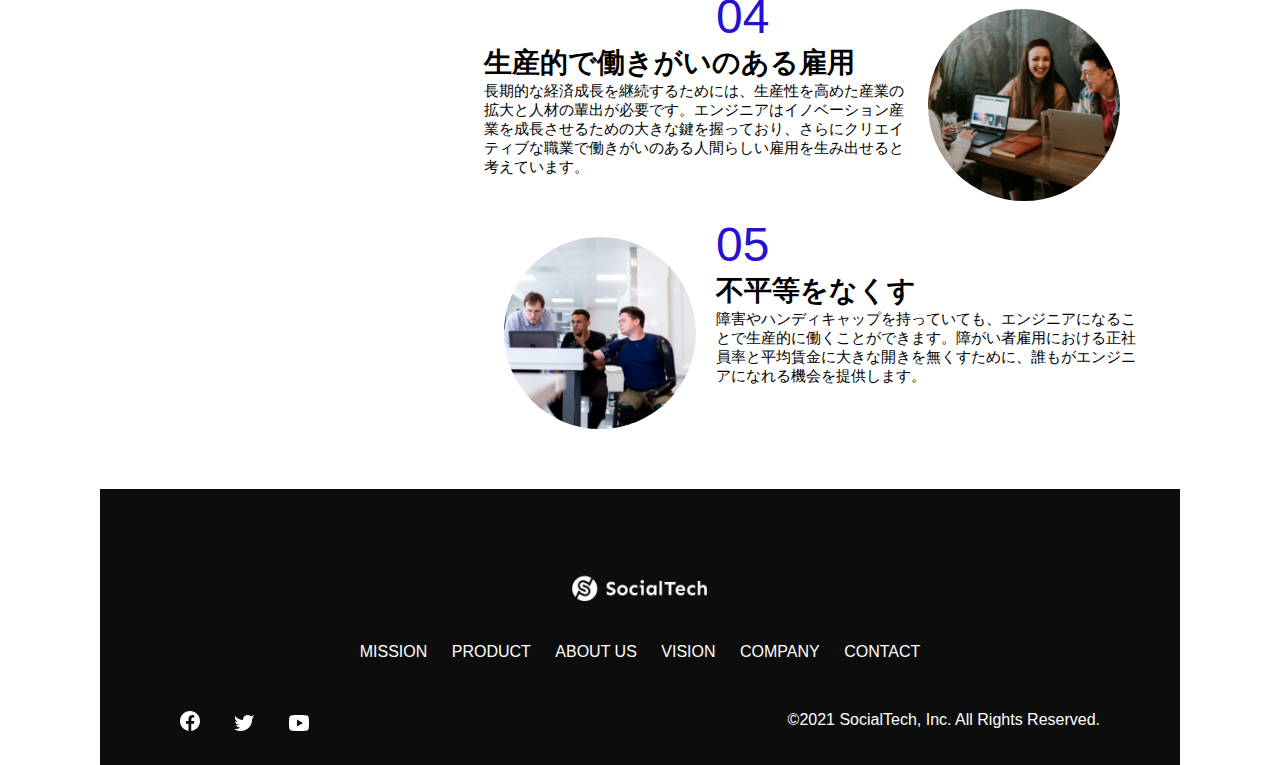
<file: kadai_tutorial_output/mission.html>
<!DOCTYPE html>
<html>
  <head>
    <title>SocialTech - MISSION ミッション -</title>
    <meta charset="UTF-8">
    <meta name="description" content="SocialTechが目指す5つの目標（S2DGs）を紹介します">
    <meta name="viewport" content="width=device-width, initial-scale=1.0">
    <link rel="stylesheet" href="style.css">
  </head>
  <body>
    <!-- ヘッダー -->
    <header>
     <!-- ロゴ -->
     <a href="index.html" id="logo"><img src="images/logo.png" alt="トップページに戻る"></a>
     <!-- PC用ナビゲーション-->
     <nav id="nav-pc">
      <a href="mission.html">MISSION</a>
      <a href="product.html">PRODUCT</a>
      <a href="index.html#aboutus">ABOUT US</a>
      <a href="index.html#vision">VISION</a>
      <a href="index.html#company">COMPANY</a>
      <a href="index.html#contact">CONTACT</a>
     </nav>
     <!--スマホ用メニューボタン-->
     <img id="menu-sp" src="images/button-menu.png" alt="ナビゲーションを開く" onclick="document.getElementById('nav-sp').style.display = 'block'">
     <!--スマホ用ナビゲーション-->
     <nav id="nav-sp">
      <img id="close" src="images/button-close.png" alt="ナビゲーションを閉じる"  onclick="document.getElementById('nav-sp').style.display = 'none'">
      <a id="logo-sp" href="imdex.html"  onclick="document.getElementById('nav-sp').style.display = 'none'"><img src="images/logo-sp.png" alt="トップページに戻る"></a>
      <a class="menu" href="mission.html"  onclick="document.getElementById('nav-sp').style.display = 'none'">MISSION</a>
      <a class="menu" href="product.html"  onclick="document.getElementById('nav-sp').style.display = 'none'">PRODUCT</a>
      <a class="menu" href="index.html#aboutus"  onclick="document.getElementById('nav-sp').style.display = 'none'">ABOUT US</a>
      <a class="menu" href="index.html#vision.html"  onclick="document.getElementById('nav-sp').style.display = 'none'">VISION</a>
      <a class="menu" href="index.html#company.html"  onclick="document.getElementById('nav-sp').style.display = 'none'">COMPANY</a>
      <a class="menu" href="index.html#contact.html"  onclick="document.getElementById('nav-sp').style.display = 'none'">CONTACT</a>
      <div id="sns">
        <a href="https://www.facebook.com/sejuku2013"><img src="images/button-facebook.png" alt="Facebookのリンク"></a>
        <a href="https://twitter.com/samuraijuku"><img src="images/button-twitter.png" alt="Twitterのリンク"></a>
        <a href="https://www.youtube.com/channel/UCCFOQO5aDK0xXam4cUQXT8g"><img src="images/button-youtube.png" alt="YouTubeのリンク"></a>
      </div>
     </nav>
    </header>
    <main>
      <article>
        <section id="mission-main">
          <div id="mission-title">
            <h1>MISSION</h1>
            <span>ミッション</span>
            <div>TOP > MISSION</div>
          </div>
        </section>
        <section id="mission-s2dgs">
          <h2 class="mission-h2">S2DGsの実現</h2>
          <p>国連の掲げる大中小169個の目標「SDGs」のうち、以下の5つの大目標の実現をミッションとします。</p>
          <img src="images/mission/mission-s2dgs.png" alt="sDGs">
        </section>
        <section id="mission-5goals">
          <div>
            <img id="s2dgs-image" src="images/mission/mission-5goals.png" alt="5Goals">
          </div>            
          <div>
          <div>
            <img class="fivegoals-image-left" src="images/mission/mission-5goals01.png" alt="PCを操作する女の子">
            <span class="fivegoals-number">01</span>
            <h3 class="fivegoals-h3">貧困をなくそう</h3>
            <p class="fivegoals-p">
              平均年収の高いエンジニアになることを支援し、相対的貧困を抜け出す社会人を増やしていきます。さらに、技能取得や職業訓練の機会を得られない貧困家庭の子供にもIT教育を提供し「貧困の連鎖」を食い止めることを目指します。
            </p>
          </div>

          <div>
            <img class="fivegoals-image-right" src="images/mission/mission-5goals02.png" alt="PCを見つめる小さい女の子">
            <span class="fivegoals-number">02</span>
            <h3 class="fivegoals-h3">質の高い教育をみんなに</h3>
            <p class="fivegoals-p">
              手頃な価格で質の高い技術・職業教育の提供を行い、誰もがエンジニアになれるための教育プラットフォームを目指します。子供向けSTEAM教育を提供し、グローバル社会やAI時代に適応して世界で通用する価値の高い人材を育成します。
            </p>
          </div>

          <div>
            <img class="fivegoals-image-left" src="images/mission/mission-5goals03.png" alt="PCを操作する女性">
            <span class="fivegoals-number">03</span>
            <h3 class="fivegoals-h3">ジェンダー平等の実現</h3>
            <p class="fivegoals-p">
              女性エンジニアを輩出することは、ジェンダーギャップ指数の経済、教育分野に影響を与えると考えています。女性エンジニアを増やすことで、ライフイベントが多い女性の社会進出を促す機会の創出やシングルマザーの貧困解消をし、男女格差の無い、健全な社会を目指します。
            </p>
          </div>

          <div>
            <img class="fivegoals-image-right" src="images/mission/mission-5goals04.png" alt="笑顔で話し合う3人の男女">
            <span class="fivegoals-number">04</span>
            <h3 class="fivegoals-h3">生産的で働きがいのある雇用</h3>
            <p class="fivegoals-p">
              長期的な経済成長を継続するためには、生産性を高めた産業の拡大と人材の輩出が必要です。エンジニアはイノベーション産業を成長させるための大きな鍵を握っており、さらにクリエイティブな職業で働きがいのある人間らしい雇用を生み出せると考えています。
            </p>
          </div>

          <div>
            <img class="fivegoals-image-left" src="images/mission/mission-5goals05.png" alt="障害を持つ男性が生き生きと働く様">
            <span class="fivegoals-number">05</span>
            <h3 class="fivegoals-h3">不平等をなくす</h3>
            <p class="fivegoals-p">
              障害やハンディキャップを持っていても、エンジニアになることで生産的に働くことができます。障がい者雇用における正社員率と平均賃金に大きな開きを無くすために、誰もがエンジニアになれる機会を提供します。
            </p>
          </div>
          </div>
        </section>
      </article>
      <!--フッター-->
      <footer>
        <div id="footer-logo">
          <img src="images/logo-sp.png" alt="SocialTech">
        </div>
        <div id="footer-link">
          <a href="mission.html">MISSION</a>
          <a href="product.html">PRODUCT</a>
          <a href="index.html#aboutus">ABOUT US</a>
          <a href="index.html#vision">VISION</a>
          <a href="index.html#company">COMPANY</a>
          <a href="index.html#contact">CONTACT</a>
        </div>
        <div id="sns-footer">
          <a href="https://www.facebook.com/sejuku2013"><img src="images/button-facebook.png" alt="Facebookのリンク"></a>
          <a href="https://twitter.com/samuraijuku"><img src="images/button-twitter.png" alt="Twitterのリンク"></a>
          <a href="https://www.youtube.com/channel/UCCFOQO5aDK0xXam4cUQXT8g"><img src="images/button-youtube.png" alt="YouTubeのリンク"></a>
          <span id="copyright">&copy;2021 SocialTech, Inc. All Rights Reserved. </span>
        </div>
      </footer>
      </main>
    </body>
  </html>
</file>
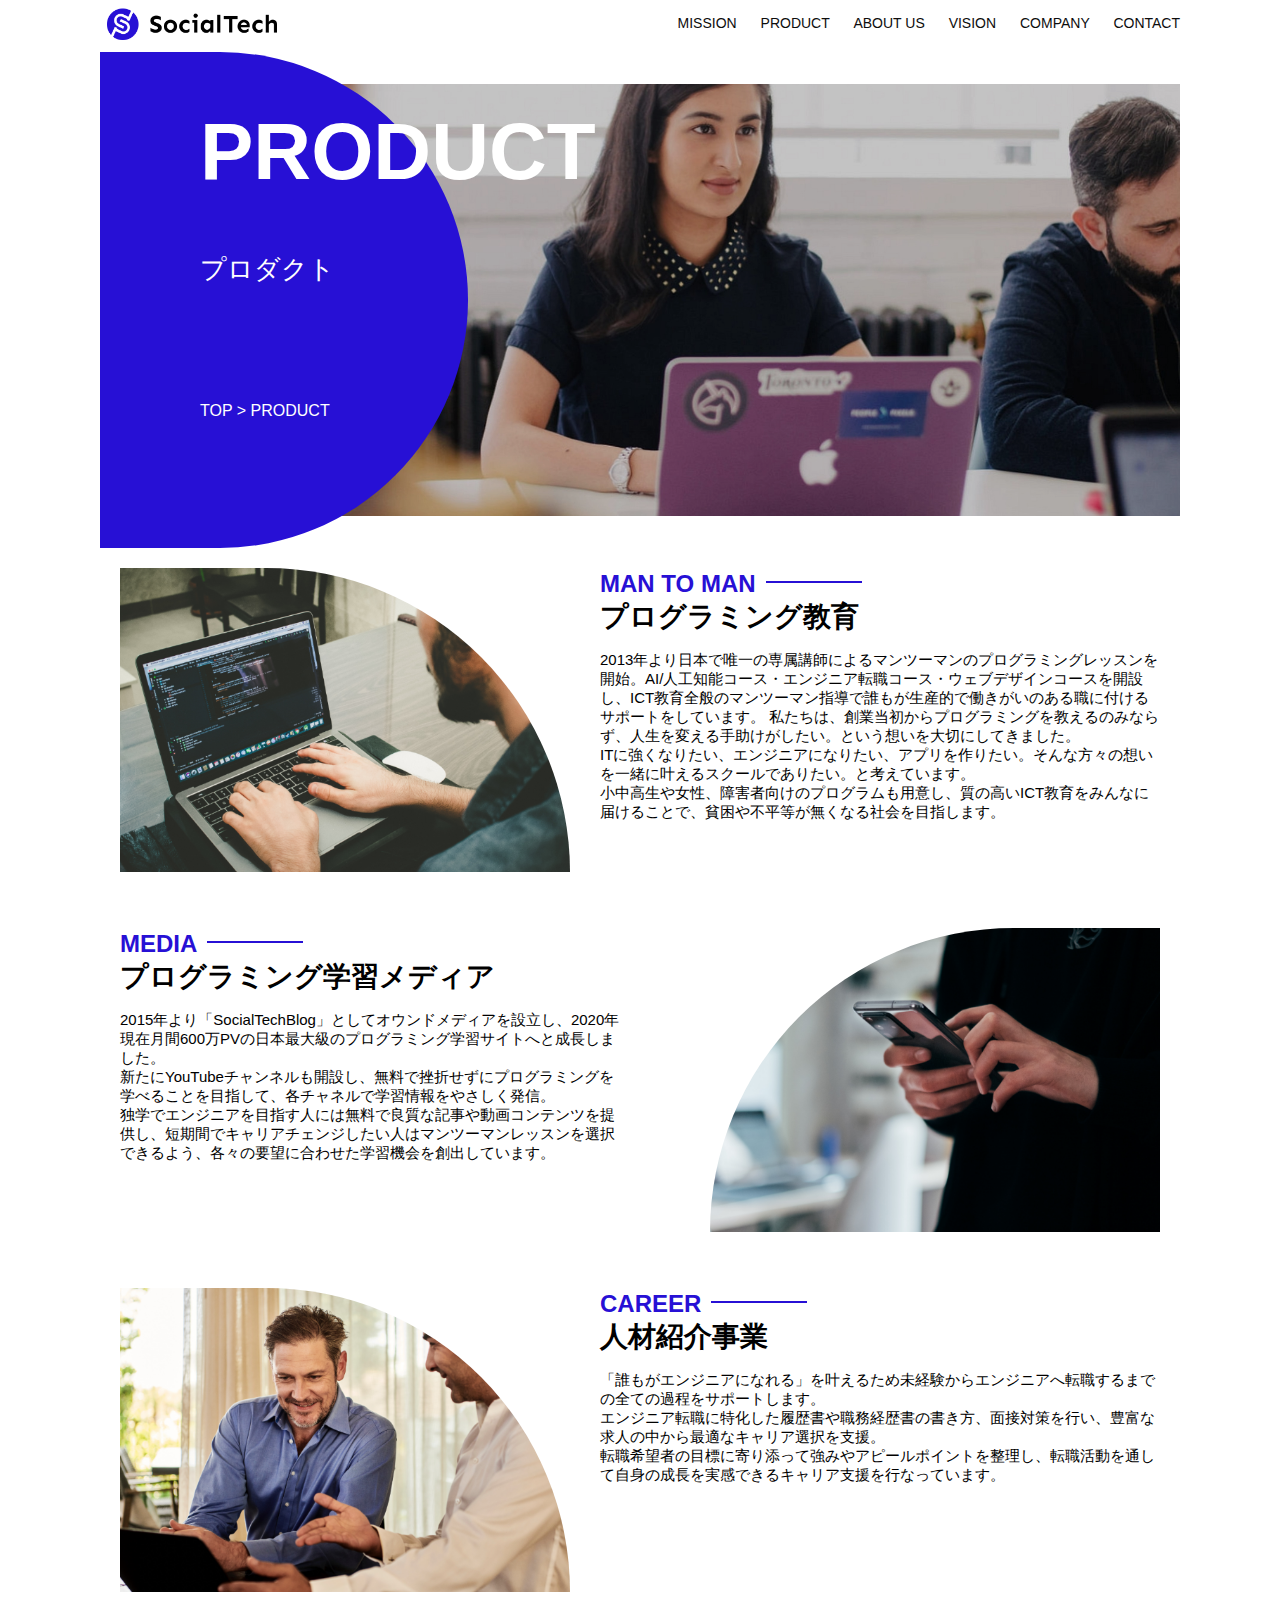
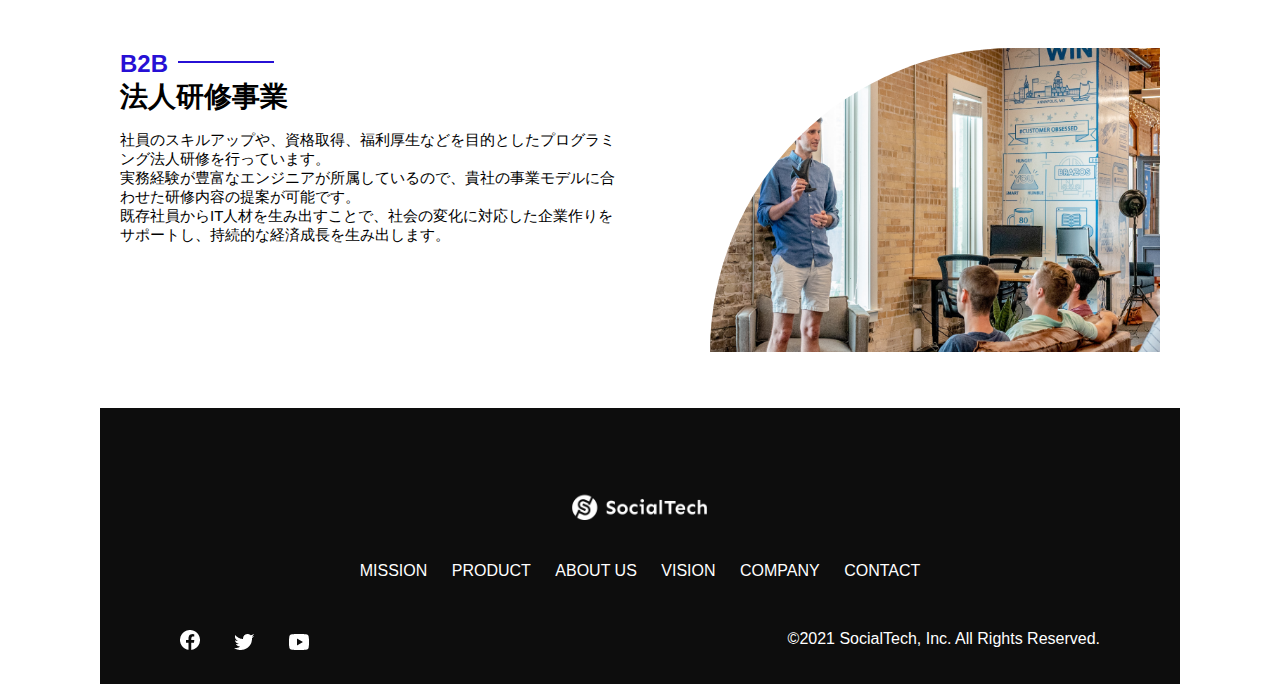
<file: kadai_tutorial_output/product.html>
<!DOCTYPE html>
<html>
  <head>
    <title>SocialTech -PRODUCT プロダクト-</title>
    <meta charset="UTF-8">
    <meta name="description" content="SocialTechの4つのプロダクトを紹介します">
    <meta name="viewport" content="width=device-width, initial-scale=1.0">
    <link rel="stylesheet" href="style.css">
  </head>
  <body>
    <!-- ヘッダー -->
    <header>
     <!-- ロゴ -->
     <a href="index.html" id="logo"><img src="images/logo.png" alt="トップページに戻る"></a>
     <!-- PC用ナビゲーション-->
     <nav id="nav-pc">
      <a href="mission.html">MISSION</a>
      <a href="product.html">PRODUCT</a>
      <a href="index.html#aboutus">ABOUT US</a>
      <a href="index.html#vision">VISION</a>
      <a href="index.html#company">COMPANY</a>
      <a href="index.html#contact">CONTACT</a>
     </nav>
     <!--スマホ用メニューボタン-->
     <img id="menu-sp" src="images/button-menu.png" alt="ナビゲーションを開く" onclick="document.getElementById('nav-sp').style.display = 'block'">
     <!--スマホ用ナビゲーション-->
     <nav id="nav-sp">
      <img id="close" src="images/button-close.png" alt="ナビゲーションを閉じる"  onclick="document.getElementById('nav-sp').style.display = 'none'">
      <a id="logo-sp" href="imdex.html"  onclick="document.getElementById('nav-sp').style.display = 'none'"><img src="images/logo-sp.png" alt="トップページに戻る"></a>
      <a class="menu" href="mission.html"  onclick="document.getElementById('nav-sp').style.display = 'none'">MISSION</a>
      <a class="menu" href="product.html"  onclick="document.getElementById('nav-sp').style.display = 'none'">PRODUCT</a>
      <a class="menu" href="index.html#aboutus"  onclick="document.getElementById('nav-sp').style.display = 'none'">ABOUT US</a>
      <a class="menu" href="index.html#vision.html"  onclick="document.getElementById('nav-sp').style.display = 'none'">VISION</a>
      <a class="menu" href="index.html#company.html"  onclick="document.getElementById('nav-sp').style.display = 'none'">COMPANY</a>
      <a class="menu" href="index.html#contact.html"  onclick="document.getElementById('nav-sp').style.display = 'none'">CONTACT</a>
      <div id="sns">
        <a href="https://www.facebook.com/sejuku2013"><img src="images/button-facebook.png" alt="Facebookのリンク"></a>
        <a href="https://twitter.com/samuraijuku"><img src="images/button-twitter.png" alt="Twitterのリンク"></a>
        <a href="https://www.youtube.com/channel/UCCFOQO5aDK0xXam4cUQXT8g"><img src="images/button-youtube.png" alt="YouTubeのリンク"></a>
      </div>
     </nav>
    </header>
    <main>
      <article>
        <section id="product-main">
          <div id="product-title">
            <h1>PRODUCT</h1>
            <span>プロダクト</span>
            <div>TOP > PRODUCT</div>
          </div>
        </section>
        <section class="product-section1">
          <img src="images/product/product-mantoman.png" alt="PCでコードを書く男性">
          <div>
            <h2 class="product-h2">MAN TO MAN</h2>
            <h3 class="product-h3">プログラミング教育</h3>
            <p>
              2013年より日本で唯一の専属講師によるマンツーマンのプログラミングレッスンを開始。AI/人工知能コース・エンジニア転職コース・ウェブデザインコースを開設し、ICT教育全般のマンツーマン指導で誰もが生産的で働きがいのある職に付けるサポートをしています。
             私たちは、創業当初からプログラミングを教えるのみならず、人生を変える手助けがしたい。という想いを大切にしてきました。<br>ITに強くなりたい、エンジニアになりたい、アプリを作りたい。そんな方々の想いを一緒に叶えるスクールでありたい。と考えています。<br>小中高生や女性、障害者向けのプログラムも用意し、質の高いICT教育をみんなに届けることで、貧困や不平等が無くなる社会を目指します。
            </p>
          </div>
        </section>
        <section class="product-section2">
          <div>
            <h2 class="product-h2">MEDIA</h2>
            <h3 class="product-h3">プログラミング学習メディア</h3>
            <p>
              2015年より「SocialTechBlog」としてオウンドメディアを設立し、2020年現在月間600万PVの日本最大級のプログラミング学習サイトへと成長しました。<br>新たにYouTubeチャンネルも開設し、無料で挫折せずにプログラミングを学べることを目指して、各チャネルで学習情報をやさしく発信。<br>独学でエンジニアを目指す人には無料で良質な記事や動画コンテンツを提供し、短期間でキャリアチェンジしたい人はマンツーマンレッスンを選択できるよう、各々の要望に合わせた学習機会を創出しています。
            </p>
          </div>
          <img src="images/product/product-media.png" alt="スマートフォンを操作する人">
        </section>
        <section class="product-section1">
          <img src="images/product/product-career.png" alt="笑顔で話し合う2人の男性">
          <div>
            <h2 class="product-h2">CAREER</h2>
            <h3 class="product-h3">人材紹介事業</h3>
            <p>
              「誰もがエンジニアになれる」を叶えるため未経験からエンジニアへ転職するまでの全ての過程をサポートします。<br>エンジニア転職に特化した履歴書や職務経歴書の書き方、面接対策を行い、豊富な求人の中から最適なキャリア選択を支援。<br>転職希望者の目標に寄り添って強みやアピールポイントを整理し、転職活動を通して自身の成長を実感できるキャリア支援を行なっています。
            </p>
          </div>
        </section>
        <section class="product-section2">
          <div>
            <h2 class="product-h2">B2B</h2>
            <h3 class="product-h3">法人研修事業</h3>
            <p>
              社員のスキルアップや、資格取得、福利厚生などを目的としたプログラミング法人研修を行っています。<br>実務経験が豊富なエンジニアが所属しているので、貴社の事業モデルに合わせた研修内容の提案が可能です。<br>既存社員からIT人材を生み出すことで、社会の変化に対応した企業作りをサポートし、持続的な経済成長を生み出します。
            </p>
          </div>
          <img src="images/product/product-b2b.png" alt="講演中の男性とそれを聴く人々">
        </section>
      </article>
      <!--フッター-->
      <footer>
        <div id="footer-logo">
          <img src="images/logo-sp.png" alt="SocialTech">
        </div>
        <div id="footer-link">
          <a href="mission.html">MISSION</a>
          <a href="product.html">PRODUCT</a>
          <a href="index.html#aboutus">ABOUT US</a>
          <a href="index.html#vision">VISION</a>
          <a href="index.html#company">COMPANY</a>
          <a href="index.html#contact">CONTACT</a>
        </div>
        <div id="sns-footer">
          <a href="https://www.facebook.com/sejuku2013"><img src="images/button-facebook.png" alt="Facebookのリンク"></a>
          <a href="https://twitter.com/samuraijuku"><img src="images/button-twitter.png" alt="Twitterのリンク"></a>
          <a href="https://www.youtube.com/channel/UCCFOQO5aDK0xXam4cUQXT8g"><img src="images/button-youtube.png" alt="YouTubeのリンク"></a>
          <span id="copyright">&copy;2021 SocialTech, Inc. All Rights Reserved. </span>
        </div>
      </footer>
      </main>
    </body>
  </html>
</file>
<file: kadai_012/style.css>
/* PC、スマホ共通スタイル */
body {
  font-family: "Source Sans Pro", "Hiragino Kaku Gothic ProN", Meiryo, Arial,
    sans-serif;
}

p {
  font-size: 15px;
}

/*================
PC用のスタイル 
=================*/
/* 横幅設定 */
body {
  max-width: 1080px;
  min-width: 960px;
  margin: 0 auto 0 auto;
}

/* ヘッダー */
header {
  display: flex;
  justify-content: space-between;
}

/* ナビゲーションのレイアウト */
#nav-pc {
  text-align: right;
  font-size: 14px;
  padding-top: 15px;
}

/* ナビゲーションのリンクの装飾設定 */
#nav-pc>a {
  text-decoration: none;
  margin-left: 20px;
}

#nav-pc>a:link {
  color: #0d0d0d;
}

#nav-pc>a:visited {
  color: #0d0d0d;
}

#nav-pc>a:hover {
  color: #0d0d0d;
  text-decoration: underline;
}

#nav-pc>a:active {
  color: #0d0d0d;
}

/* メインビジュアル*/
#main-visual {
  position: relative;
  height: 400px;
}

#main-message {
  position: absolute;
  top: 0;
  left: 0;
  background-color: #2710d5;
  color: #ffffff;
  border-radius: 0 0 476px 0;
  max-width: 620px;
  height: 100%;
  width: 100%;
  z-index: 11;
}

#main-message>h1 {
  font-size: 60px;
  font-weight: bold;
  margin: 100px 0 0 50px;
}

#main-message>p {
  font-size: 28px;
  margin: 0 0 0 50px;
}

#main-visual>img {
  max-width: 620px;
  border-radius: 476px 0 0 0;
  position: absolute;
  top: 0;
  right: 0;
  z-index: 10;
}

/* 見出し */
h2 {
  margin: 40px 0 0 0;
}

h2::after {
  content: url("images/line.png");
  margin-left: 10px;
}

h3 {
  font-size: 27px;
}

/* ミッション */
#mission {
  margin: 80px auto 80px auto;
  width: 100%;
}

#mission-flex {
  width: 100%;
  display: flex;
}

#mission-flex>div {
  width: 50%;
  margin: 20px;
}

#mission-photo {
  width: 100%;
}

#s2dgs {
  margin-top: 50px;
}

/* プロダクト */
#product {
  background-color: #fafafa;
  width: 100%;
  margin: 80px 0 80px 0;
  padding: 10px 40px 0px 40px;
}

/* 外枠 */
#product>div {
  margin-top: 40px;
  display: flex;
}

/* 左のカラム */
#product-left {
  width: 50%;
  margin-right: 20px;
}

/* 右のカラム */
#product-right {
  width: 50%;
  margin-left: 20px;
  margin-top: 80px;
}

/* 画像＋説明の枠 */
#product-left>div {
  position: relative;
  height: 480px;
  margin-right: 20px;
}

#product-right>div {
  position: relative;
  height: 480px;
  margin-left: 20px;
}

/* 画像 */
.product-photo {
  width: 100%;
}

/* 説明文の枠 */
.product-explain {
  background-color: #ffffff;
  position: absolute;
  left: 0;
  top: 280px;
  margin: 0 40px 0 40px;
  padding: 20px;
  box-shadow: 5px 5px 10px rgba(0, 0, 0, 0.05);
}

/* 説明文の英語 */
.product-explain>span {
  color: #2710d5;
  font-weight: bold;
  font-size: 16px;
  margin: 0;
}

/* 説明文の見出し */
.product-explain>h3 {
  margin: 5px 0 5px 0;
}

/* 説明文 */
.product-explain>p {
  margin: 0;
}

/* 「もっとみる」ボタン */
#product-more {
  margin: 0 auto -42px auto;
}

/* ABOUT US */
#aboutus {
  margin: 80px auto 80px auto;
}

/* 3つの組織文化と画像を入れる枠 */
#aboutus>div {
  display: flex;
}

/* 画像 */
.culture-img {
  width: 100%;
  align-self: flex-start;
}

.culture-img2 {
  margin-top: 50px;
  width: 100%;
}

/* 3つの組織文化の表 */
.culture-table {
  max-width: 500px;
  margin-right: 50px;
}

/* 番号 */
.culture-num {
  font-size: 80px;
  color: #2710d5;
  margin: 0 20px 0 0;
}

/* 組織文化英語 */
.culture-en {
  color: #2710d5;
  font-weight: bold;
  font-size: 24px;
  display: block;
}

/* 組織文化日本語 */
.culture-jp {
  font-size: 28px;
  font-weight: bold;
}

/* 説明文 */
.culture-description {
  margin: 0;
}

/* ビジョン */
#vision {
  margin: 80px auto 80px auto;
}

/* セクション内の外枠 */
#vision>div {
  width: 100%;
  display: flex;
  justify-content: space-between;
  flex-wrap: wrap;
}

/* 7つの行動指針の枠 */
.vision-box {
  width: 300px;
  height: 300px;
  margin-bottom: 30px;
  position: relative;
}

.vision-box>img {
  width: 100%;
  height: auto;
  position: absolute;
  top: 0;
  left: 0;
  z-index: 30;
}

.vision-box>span {
  position: absolute;
  top: 0;
  left: 0;
  z-index: 31;
  margin-right: 20px;
}

.vision-box>span>h4 {
  color: #2710d5;
  font-size: 19px;
  margin: 80px 0 0 0;
  Ï
}

.vision-box>span>h4::first-letter {
  font-size: 40px;
}

.vision-box>span>h5 {
  font-size: 20px;
  margin: 0 0 0 0;
}

.vision-box>span>p {
  margin: 10px 0 0 0;
}

/* 会社概要 */
#company {
  margin: 80px auto 80px auto;
}

#company-table {
  width: 100%;
}

.tableheader {
  text-align: left;
  padding: 20px;
  border-bottom-color: #2710d5;
  border-bottom-width: 1px;
  border-bottom-style: solid;
  width: 100px;
}

.tableheader-first {
  text-align: left;
  padding: 20px;
  border-bottom-color: #2710d5;
  border-bottom-width: 1px;
  border-bottom-style: solid;
  border-top-color: #2710d5;
  border-top-width: 1px;
  border-top-style: solid;
  width: 100px;
}

.cell {
  padding: 30px;
  border-bottom-color: #ececec;
  border-bottom-width: 1px;
  border-bottom-style: solid;
}

.cell-first {
  padding: 30px;
  border-bottom-color: #ececec;
  border-bottom-width: 1px;
  border-bottom-style: solid;
  border-top-color: #ececec;
  border-top-width: 1px;
  border-top-style: solid;
}

#company>iframe {
  width: 100%;
  height: 368px;
  margin-top: 40px;
}

/* お問い合わせ */
#contact {
  margin: 80px auto 80px auto;
}

/* 外枠 */
#contact>form>div {
  display: flex;
  flex-direction: row;
  flex-wrap: wrap;
  padding-bottom: 30px;
}

/* 左列の見出し */
.contact-heading {
  width: 240px;
  align-self: center;
}

/* 見出しのラベル */
.contact-label {
  font-weight: bold;
}

/* 必須 */
.contact-span {
  color: #ce2222;
  margin: 0 0 0 20px;
  font-weight: bold;
}

/* テキストボックス */
.contact-textbox {
  border-top: 0;
  border-left: 0;
  border-right: 0;
  border-bottom-width: 1px;
  border-bottom-color: #707070;
  border-bottom-style: solid;
  background-color: #fafafa;
  width: 400px;
  height: 56px;
}

/* お問い合わせ内容のテキストエリア */
.contact-textarea {
  border-top: 0;
  border-left: 0;
  border-right: 0;
  border-bottom-width: 1px;
  border-bottom-color: #707070;
  border-bottom-style: solid;
  background-color: #fafafa;
  width: 400px;
  height: 200px;
}

/* 個人情報の取り扱い */
details {
  width: 700px;
}

details>div {
  background-color: #fafafa;
  padding: 20px;
}

details>div>span {
  font-weight: bold;
}

/* フッター */
footer {
  background-color: #0d0d0d;
  text-align: center;
  padding: 80px 80px 30px 80px;
}

#footer-logo {
  margin-bottom: 30px;
}

#footer-link {
  margin-bottom: 50px;
}
#footer-link > a {
  text-decoration: none;
  margin: 10px;
}
#footer-link > a:link {
  color: #ffffff;
}
#footer-link > a:visited {
  color: #ffffff;
}
#footer-link > a:hover {
  color: #ffffff;
  text-decoration: underline;
}
#footer-link > a:active {
  color: #ffffff;
}

#sns-footer {
  text-align: left;
  width: 100%;
}

#sns-footer > a {
  margin-right: 30px;
}

#copyright {
  color: #ffffff;
  float: right;
}

/*CASES*/
#cases {
  margin: 40px 0 40px 0;
  width: 100%;
}

/*リスト*/
ul {
  display: flex;
  padding-left: 0;
}

li {
  list-style: none;
  width: 33%;
  margin: 20px;
}

.case-card {
  background-color: #ffffff;
  min-height: 400px;
  box-shadow: 5px 5px 15px rgba(0, 0, 0, 0.2);
}

/*CASES画像*/
.case-img {
  width: 100%;
}

/*SASESテキスト*/
.case-info {
  padding: 10px 20px;
}

.case-name {
  color: #2710d5;
  font-size: 19px;
}

.case-contact {
  font-size: 14px;
}
</file>
<file: kadai_013/style.css>
/* PC、スマホ共通スタイル */
body {
  font-family: "Source Sans Pro", "Hiragino Kaku Gothic ProN", Meiryo, Arial,
    sans-serif;
}

p {
  font-size: 15px;
}

#main-visual>img {
  width: 100%;
}

/*================
PC用のスタイル 
=================*/
@media screen and (min-width: 768px) {
  /* 横幅設定 */
  body {
    max-width: 1080px;
    min-width: 960px;
    margin: 0 auto 0 auto;
  }

  /* ヘッダー */
  header {
    display: flex;
    justify-content: space-between;
  }

  /* ナビゲーションのレイアウト */
  #nav-pc {
    text-align: right;
    font-size: 14px;
    padding-top: 15px;
  }

  /* ナビゲーションのリンクの装飾設定 */
  #nav-pc>a {
    text-decoration: none;
    margin-left: 20px;
  }

  #nav-pc>a:link {
    color: #0d0d0d;
  }

  #nav-pc>a:visited {
    color: #0d0d0d;
  }

  #nav-pc>a:hover {
    color: #0d0d0d;
    text-decoration: underline;
  }

  #nav-pc>a:active {
    color: #0d0d0d;
  }

  #menu-sp {
    display: none;
  }

  #nav-sp {
    display: none;
  }
}

/*================
スマートフォン用のスタイル 
=================*/
@media screen and (max-width: 767px) {
  body {
    min-width: 375px;
    margin:0
  }

  #nav-pc {
    display: none;
  }

  #menu-sp {
    float: right;
    padding: 0;
  }

  #nav-sp {
    background-color: #ce933e;
    position: absolute;
    left: 0;
    top: 0;
    height: 100%;
    width: 100%;
    display: none;
    z-index: 100;
  }

  #close {
    position: absolute;
    top: 20px;
    right: 20px;
  }

  #logo-sp {
    margin: 80px 0 30px 20px;
  }

  #nav-sp > a {
    display: block;
  }

  #nav-sp > a:link {
    color: #ffffff;
  }

  #nav-sp > a:visited {
    color: #ffffff;
  }

  #nav-sp > a:hover {
    color: #ffffff;
    text-decoration: underline;
  }

  #nav-sp > a:active {
    color: #ffffff;
  }

  #nav-sp > .menu {
    text-decoration: none;
    display: block;
    margin: 0 20px 0 20px;
    height: 44px;
    font-size: 16px;
    background-image: url("images/arrow.png");
    background-repeat: no-repeat;
    background-position: right top;
  }
}
</file>
<file: kadai_tutorial_output/style.css>
/*PC / スマホ共通スタイル*/
body {
  font-family: "Source Sans Pro", "Hiragino Kaku Gothic ProN", Meiryo, Arial, sans-serif;
}

p {
  font-size: 15px;
}

/*================
  PC用のスタイル
  =================*/

@media screen and (min-width: 768px) {

/*横幅設定 */
body {
  max-width: 1080px;
  min-width: 960px;
  margin: 0 auto 0 auto;
}

/*ヘッダー */
header {
  display: flex;
  justify-content: space-between;
}

/*ナビゲーション*/
#nav-pc {
  font-size: 14px;
  padding-top: 15px;
}

#nav-pc > a {
  text-decoration: none;
  margin-left: 20px;
}

#nav-pc > a:link {
  color: #0d0d0d;
}

#nav-pc > a:visited {
  color: #0d0d0d;
}

#nav-pc > a:hover {
  color: #0d0d0d;
  text-decoration: underline;
}

#nav-pc > a:active {
  color: #0d0d0d;
}

/*スマホ用ナビ非表示*/
#nav-sp,#menu-sp {
  display: none;
}

/*メインビジュアル*/
#main-visual {
  position: relative;
  height: 400px;
}

#main-message {
  position: absolute;
  top: 0;
  left: 0;
  background-color: #2710d5;
  color: #ffffff;
  border-radius: 0 0 476px 0;
  max-width: 620px;
  width: 100%;
  height: 100%;
  z-index: 11;
}

#main-message > h1 {
  font-size: 60px;
  font-weight: bold;
  margin: 100px 0 0 50px;
}

#main-message > p {
  font-size: 28px;
  margin: 0 0 0 50px;
}

#main-visual > img {
  position: absolute;
  top: 0;
  right: 0;
  max-width: 620px;
  border-radius: 476px 0 0 0;
  z-index: 10;
}

h2 {
  margin: 40px 0 0 0;
}

/* 見出し */
h2::after {
  content: url(images/line.png);
  margin-left: 10px;
}

h3 {
  font-size: 27px;
}

/*ここからミッション */
#mission {
  margin: 80px auto;
  width: 100%;
}

#mission-flex {
  width: 100%;
  display: flex;
}

#mission-flex >div {
  width: 50%;
  margin: 20px;
}

#mission-photo {
  width: 100%;
}

#s2dgs {
  margin: 50px 0 0 0;
  width: 100%;
}

/*ここからプロダクト*/
#product {
  background-color: #fafafa;
  margin: 80px 0;
  padding: 10px 40px 0px 40px;
}
/* 外枠 */
#product > div {
  margin-top: 40px;
  display: flex;
}

/* 左カラム */
#product-left {
  width: 50%;
  margin-right: 20px;
}

/* 右カラム */
#product-right {
  width: 50%;
  margin-left: 20px;
  margin-top: 80px;
}

/* 画像＋説明枠 */
#product-left > div {
  position: relative;
  height: 480px;
  margin-right: 20px;
}

#product-right > div {
  position: relative;
  height: 480px;
  margin-left: 20px;
}

.product-photo {
  width: 100%;
}

/* 見出し説明文*/
.product-explain {
  background-color: #ffffff;
  position: absolute;
  left: 0;
  top: 280px;
  margin: 0 40px;
  padding: 20px;
  box-shadow: 5px 5px 10px rgba(0, 0, 0, 0.05);
}

/*英語見出し*/
.product-explain > span {
  color: #2710d5;
  font-weight: bold;
  font-size: 16px;
  margin: 0;
}

/*見出し*/
.product-explain > h3 {
  font-size: 20px;
  margin: 5px 0;
}

/*説明文*/
.product-explain > p {
  font-size: 14px;
  margin: 0;
}

/*もっとみるボタン*/
#product-more {
  margin: 0 auto -42px auto;
}

/*ここから ABOUT US*/
#aboutus {
  margin: 80px auto;
}

/*3つの組織文化と画像を入れる枠*/
#aboutus > div {
  display: flex;
}

/*1枚目画像*/
.culture-img {
  width: 100%;
  align-self: flex-start;
}

/*2枚目画像*/
.culture-img2 {
  margin-top: 50px;
  width: 100%;
}

/*3つの組織文化の表*/
.culture-table {
  margin-right: 50px;
}

/*表番号*/
.culture-num {
  font-size: 80px;
  color: #2710d5;
  margin: 0 20px 0 0;
}

/*表英語の見出し*/
.culture-en {
  color: #2710d5;
  font-weight: bold;
  font-size: 24px;
  display: block;
}

/*表日本語の見出し*/
.culture-jp {
  font-size: 28px;
  font-weight: bold;
}

/*表説明文*/
.culture-description {
  margin: 0;
}

/*ここから ビジョン*/
#vision {
  margin: 80px auto;
}

/*セクション内の外枠*/
#vision > div {
  width: 100%;
  display: flex;
  justify-content: space-between;
  flex-wrap: wrap;
}

/*7つの行動指針の枠*/
.vision-box {
  width: 300px;
  height: 300px;
  margin-bottom: 30px;
  position: relative;
}

/*7つの行動指針の画像*/
.vision-box > img {
  width: 100%;
  height: auto;
  position: absolute;
  top: 0;
  left: 0;
  z-index: 30;
}

/*7つの行動指針の見出し＋説明文*/
.vision-box > span {
  position: absolute;
  top: 0;
  left: 0;
  z-index: 31;
  margin-right: 20px;
}

/*英語の見出し*/
.vision-box > span > h4 {
  color: #2710d5;
  font-size: 19px;
  margin: 80px 0 0 0;
}

.vision-box > span > h4::first-letter {
  font-size: 40px;
}

/*日本語見出し*/
.vision-box > span > h5 {
  font-size: 20px;
  margin: 0 0 0 0;
}

.vision-box > span > p {
  margin: 10px 0 0 0;
}

/*ここから カンパニー*/
#company {
  margin: 80px auto 80px auto;
}

/*会社概要の表*/
#company-table {
  width: 100%;
}

/*表2行目以降見出し*/
.tableheader {
  text-align: left;
  padding: 20px;
  border-bottom-color: #2710d5;
  border-bottom-width: 1px;
  border-bottom-style: solid;
  width: 100px;
}

/*表1行目見出し*/
.tableheader-first {
  text-align: left;
  padding: 20px;
  border-bottom-color: #2710d5;
  border-bottom-width: 1px;
  border-bottom-style: solid;
  border-top-color: #2710d5;
  border-top-width: 1px;
  border-top-style: solid;
  width: 100px;
}

/*表2行目以降セル*/
.cell {
  padding: 30px;
  border-bottom-color: #ececec;
  border-bottom-width: 1px;
  border-bottom-style: solid;
}

/*表1行目セル*/
.cell-first {
  padding: 30px;
  border-bottom-color: #ececec;
  border-bottom-width: 1px;
  border-bottom-style: solid;
  border-top-color: #ececec;
  border-top-width: 1px;
  border-top-style: solid;
}

/*地図*/
#company > iframe {
  width: 100%;
  height: 368px;
  margin-top: 40px;
}

/*ここから 問い合わせ*/
#contact {
  margin: 80px auto 80px auto;
}

/*外枠*/
#contact > form > div {
  display: flex;
  flex-direction: row;
  flex-wrap: wrap;
  padding-bottom: 30px;
}

/*ラベル左列見出し*/
.contact-heading {
  width: 240px;
  align-self: center;
}

/*ラベル見出し*/
.contact-label {
  font-weight: bold;
}

/*「必須」文字*/
.contact-span {
  color: #ce2222;
  margin: 0 0 0 20px;
  font-weight: bold;
}

/*テキストボックス*/
.contact-textbox {
  border-top: 0;
  border-left: 0;
  border-right: 0;
  border-bottom-width: 1px;
  border-bottom-color: #707070;
  border-bottom-style: solid;
  background-color: #fafafa;
  width: 400px;
  height: 56px;
}

/*テキストエリア*/
.contact-textarea {
  border-top: 0;
  border-left: 0;
  border-right: 0;
  border-bottom-width: 1px;
  border-bottom-color: #707070;
  border-bottom-style: solid;
  background-color: #fafafa;
  width: 400px;
  height: 200px;
}

/*個人情報の取り扱い部分*/
details { 
  width: 700px;
}

details > div {
  background-color: #fafafa;
  padding: 20px;
}

details > div > span {
  font-weight: bold;
}

/*ここからフッター*/
footer {
  background-color: #0d0d0d;
  text-align: center;
  padding: 80px 80px 30px 80px;
}

#footer-logo {
  margin-bottom: 30px;
}

/*フッターリンク装飾*/
#footer-link {
  margin-bottom: 50px;
}

#footer-link > a {
  text-decoration: none;
  margin: 10px;
}

#footer-link > a:link {
  color: #ffffff;
}

#footer-link > a:visited {
  color: #ffffff;
}

#footer-link > a:hover {
  color: #ffffff;
  text-decoration: underline;
}

#footer-link > a:active {
  color: #ffffff;
}

/*SNSボタン*/
#sns-footer {
  text-align: left;
  width: 100%;
}

#sns-footer > a {
  margin-right: 30px;
}

/*Copyright*/
#copyright {
  color: #ffffff;
  float: right;
}

/*mission.html用スタイル*/
/*ミッションのメインビジュアル*/
#mission-main {
  height: 496px;
  width: 100%;
  background-image: url("images/mission/mission-main.png");
  background-repeat: no-repeat;
  background-position-y: center;
}

/*背景*/
#mission-title {
  background-color: #2710d5;
  width: 368px;
  color: #ffffff;
  height: 496px;
  border-radius: 0 248px 248px 0;
  position: relative;
}

/*英語見出し*/
#mission-title > h1 {
  position: absolute;
  top: 0;
  left: 100px;
  font-size: 80px;
}

/*カタカナ見出し*/
#mission-title > span {
  position: absolute;
  top: 200px;
  left: 100px;
  font-size: 26px;
}

/*パンくずリスト*/
#mission-title > div {
  position: absolute;
  top: 350px;
  left: 100px;
  font-size: 16px;
}

/*S2DGs*/
#mission-s2dgs {
  width: 100%;
  margin: 20px;
}

/*S2DGs見出し*/
.mission-h2 {
color: #2710d5;
font-size: 40px;
}

.mission-h2::after {
  content: none;
}

/*5Goals*/
#mission-5goals {
  margin: 20px;
  display: flex;
}

#mission-5goals > div {
  flex-grow: 1;
  padding: 20px;
}

#mission-5goals > div > div {
  margin-bottom: 40px;
}

/*右側に表示する画像*/
.fivegoals-image-right {
  float: right;
  margin: 20px;
}
/*左側に表示する画像*/
.fivegoals-image-left {
  float: left;
  margin: 20px;
}

/*番号*/
.fivegoals-number {
  color: #2710d5;
  font-size: 48px;
  margin: 0;
}

/*見出し*/
.fivegoals-h3 {
  font-size: 28px;
  margin: 0;
}

/*説明文*/
.fivegoals-p {
  margin: 0;
}

/*product.html用スタイル*/
/*プロダクトのメインビジュアル*/
#product-main {
  height: 496px;
  width: 100%;
  background-image: url("images/product/product-main.png");
  background-repeat: no-repeat;
  background-position-y: center;
}

/*背景*/
#product-title {
  background-color: #2710d5;
  width: 368px;
  color: #ffffff;
  height: 496px;
  border-radius: 0 248px 248px 0;
  position: relative;
}

/*英語見出し*/
#product-title > h1 {
  position: absolute;
  top: 0;
  left: 100px;
  font-size: 80px;
}

/*カタカナ見出し*/
#product-title > span {
  position: absolute;
  top: 200px;
  left: 100px;
  font-size: 26px;
}

/*パンくずリスト*/
#product-title > div {
  position: absolute;
  top: 350px;
  left: 100px;
  font-size: 16px;
}

/*メインコンテンツ*/
/*左画像パターン*/
.product-section1 {
  position: relative;
  margin: 20px;
  height: 340px;
}

.product-section1 > img {
  position: absolute;
  top: 0;
  left: 0;
  width: 450px;
  margin: 0 40px 30px 0;
  border-radius: 0 432px 0 0;
}

.product-section1 > div {
  position: absolute;
  top: 0;
  left: 480px;
}

/*右画像パターン*/
.product-section2 {
  position: relative;
  margin: 20px;
  height: 340px;
}

.product-section2 > img {
  position: absolute;
  top: 0;
  right: 0;
  width: 450px;
  margin: 0 0 30px 40px;
  border-radius: 432px 0 0 0;
}

.product-section2 > div {
  width: 500px;
  position: absolute;
  top: 0;
  left: 0;
}

/*見出し*/
.product-h2 {
  color: #2710d5;
  font-size: 24px;
  margin: 0;
}

.product-h3 {
  font-size: 28px;
  margin: 0;
}


}

/*================
  スマートフォン用のスタイル
  =================*/
@media screen and (max-width: 767px) {

/*スマホ用横幅設定*/
body {
  min-width: 375px;
  margin: 0;
}
/*PC用ナビゲーション非表示*/
#nav-pc {
  display: none;
}
/*ハンバーガーメニュー*/
#menu-sp {
  float: right;
  padding: 0;
}

/*スマホ用ナビゲーション表示切替*/
/*初期状態、レイアウトと非表示設定*/
#nav-sp {
  background-color: #2710d5;
  position: absolute;
  top: 0;
  left: 0;
  width: 100%;
  height: 100%;
  display: none;
  z-index: 100;
}

/*×ボタン*/
#close {
  position: absolute;
  top: 20px;
  right: 20px;
}

/*ナビゲーションメニュー用ロゴ*/
#logo-sp {
  margin: 80px 0 30px 20px;
}

/*ナビゲーションリンク装飾*/
#nav-sp > a {
  display: block;
}

#nav-sp > a:link {
  color: #ffffff;
}

#nav-sp > a:visited {
  color: #ffffff;
}

#nav-sp > a:hover {
  color: #ffffff;
  text-decoration: underline;
}

#nav-sp > a:active {
  color: #ffffff;
}

#nav-sp > .menu {
  text-decoration: none;
  display: block;
  margin: 0 20px 0 20px;
  height: 44px;
  font-size: 14px;
  background-image: url("images/arrow.png");
  background-repeat: no-repeat;
  background-position: right top;
}

/*ナビゲーションSNS装飾*/
#sns {
  position: absolute;
  bottom: 20px;
  left: 20px;
}

#sns > a { 
  margin: 0 30px 0 0;
}

/*ここから メインビジュアル*/
#main-visual {
  position: relative;
  height: 470px;
  width: 100%;
  overflow: hidden;
}

#main-visual > div {
  position: absolute;
  top: 0;
  left: 0;
  background-color: #2710d5;
  color: white;
  border-radius: 0 0 476px 0;
  text-align: center;
  height: 280px;
  width: 100%;
  z-index: 11;
}

/*タイトル*/
#main-visual > div > h1 {
  font-size: 28px;
  margin: 90px 0 0 0;
}

/*サブタイトル*/
#main-visual > div > p {
  margin: 0;
}

/*画像*/
#main-visual > img {
  width: 100%;
  border-radius: 476px 0 0 0;
  z-index: 10;
  position: absolute;
  bottom: 0;
  right: 0;
}

/*見出し*/
h2::after {
  content: url("images/line.png");
  margin: 0 0 0 10px;
}

h3 {
  font-size: 24px;
  margin: 10px 0 0 0;
}

/*ここから ミッション*/
#mission {
  margin: 20px;
}

#mission-photo {
  width: 100%;
}

#s2dgs {
  width: 100%;
}

/*ここから プロダクト*/
#product {
  background-color: #fafafa;
  padding: 10px 0 10px 0;
}

#product h2 {
  margin-left: 20px;
}

#product-left,#product-right {
  margin:0 20px 0 20px
}

/*画像＋説明文枠*/
#product-left > div,
#product-right > div {
  position: relative;
  height: 540px;
}

/*説明文枠*/
.product-explain {
  background-color: #ffffff;
  position: absolute;
  left: 0;
  bottom: 50px;
  padding: 20px;
  box-shadow: 5px 5px 10px rgba(0, 0, 0, 0.05);
}

.product-explain > span {
  color: #2710d5;
  font-weight: bold;
  font-size: 16px;
  margin: 0;
}

.product-explain > h3 {
  margin:10px 0 10px 0;
}

/*画像*/
.product-photo {
  width: 100%;
}

/*もっとみるボタン*/
#product-more > img {
  margin: 0 0 -42px 20px;
}

/*ここから ABOUT US*/
#aboutus {
  margin: 80px 20px 80px 20px;
}

/*コラム並び設定*/
#aboutus > div {
  display: flex;
  flex-direction: column;
}

/*表の設定*/
.culture-table {
  width: 100%;
  padding-right: 20px;
  order: 2;
}

/*1枚目画像設定*/
.culture-img {
  width: 100%;
  order: 1;
}

/*2枚目画像設定*/
.culture-img2 {
  width: 100%;
}

/*表番号*/
.culture-num {
  font-size: 80px;
  color: #2710d5;
}

/*英語の見出し*/
.culture-en {
  color: #2710d5;
  font-weight: bold;
  font-size: 24px;
  display: block;
}

/*日本語の見出し*/
.culture-jp {
  display: block;
}

/*説明文*/
.culture-description {
  margin: 0;
}

/*ここから ビジョン*/
#vision {
  margin: 80px 20px 80px 20px;
}

.vision-box {
  width: 300px;
  height: 300px;
  margin-bottom: 30px;
  position: relative;
}

.vision-box > img {
  width: 100%;
  height: auto;
  position: absolute;
  top: 0;
  left: 0;
  z-index: 30;
}

/*見出し説明文*/
.vision-box > span {
  position: absolute;
  top: 0;
  left: 0;
  z-index: 31;
  margin-right: 20px;
}

/*英語見出し*/
.vision-box > span > h4 {
  color: #2710d5;
  font-size: 19px;
  margin: 60px 0 0 0;
}

/*日本語見出し*/
.vision-box > span > h5 {
  font-size: 20px;
  margin: 0 0 0 0;
}

/*説明文*/
.vision-box > span > p {
  margin: 10px 0 0 0;
}

/*ここから　カンパニー*/
#company {
  margin: 0 20px 0 20px;
}

#company > h3 {
  margin-bottom: 20px;
}

/*表*/
#company > table {
  width: 100%;
}

/*表1行目見出し*/
.tableheader-first {
  text-align: left;
  padding: 20px;
  border-bottom-color: #2710d5;
  border-bottom-width: 1px;
  border-bottom-style: solid;
  border-top-color: #2710d5;
  border-top-width: 1px;
  border-top-style: solid;
  width: 50%;
}

/*表2行目以降見出し*/
.tableheader {
  text-align: left;
  padding: 20px;
  border-bottom-color: #2710d5;
  border-bottom-width: 1px;
  border-bottom-style: solid;
  width: 50%;
}

/*表1行目セル*/
.cell-first {
  padding: 20px;
  border-bottom-color: #ececec;
  border-bottom-width: 1px;
  border-bottom-style: solid;
  border-top-color: #ececec;
  border-top-width: 1px;
  border-top-style: solid;
}

/*表2行目以降セル*/
.cell {
  padding: 20px;
  border-bottom-color: #ececec;
  border-bottom-width: 1px;
  border-bottom-style: solid;
}

/*地図*/
#company > iframe {
  width: 100%;
  height: 240px;
  margin: 40px 0 0 0;
}

/*ここから 問い合わせ*/
#contact {
  margin: 80px 20px 80px 20px;
}

#contact > h3 {
  margin-bottom: 20px;
}

#contact > form > div {
  margin-bottom: 20px;
}

.contact-heading {
  margin-bottom: 20px;
}

/*項目名*/
.contact-label {
  font-weight: bold;
}

/*「必須」文字*/
.contact-span {
  color: #ce2222;
  margin: 0 0 0 20px;
  font-weight: bold;
}

/*テキストボックス*/
.contact-textbox {
  height: 56px;
  border-top: 0;
  border-left: 0;
  border-right: 0;
  background-color: #fafafa;
  border-bottom-color: #707070;
  border-bottom-width: 1px;
  border-bottom-style: solid;
  min-width: 300px;
  width: 100%;
}

/*テキストエリア*/
.contact-textarea {
  height: 150px;
  border-top: 0;
  border-left: 0;
  border-right: 0;
  background-color: #fafafa;
  width: 100%;
}

/*ラジオボタン*/
.radiobutton {
  margin-bottom: 20px;
}

/*ラジオボタンに隣接するラベル空白設定*/
.radiobutton + label::after {
  content: "\A";
  white-space: pre;
}

/*ここから フッター*/
footer {
  background-color: #0d0d0d;
  padding: 30px 20px 50px 20px;
}

#footer-logo {
  margin-bottom: 30px;
}

/*フッターリンク装飾*/
#footer-link {
  margin-bottom: 50px;
}

#footer-link > a {
  text-decoration: none;
  margin: 0 20px 30px 0;
  display: block;
  background-image: url("images/arrow.png");
  background-repeat: no-repeat;
  background-position: right top;
}

#footer-link > a:link {
  color: #ffffff;
}

#footer-link > a:visited {
  color: #ffffff;
}

#footer-link > a:hover {
  color: #ffffff;
  text-decoration: underline;
}

#footer-link > a:active {
  color: #ffffff;
}

/*SNSボタン*/
#sns-footer > a {
  margin-right: 30px;
}

/*Copyright*/
#copyright {
  font-size: 12px;
  display: block;
  margin-top: 30px;
  color: #ffffff;
}

/*ここから MISSIONページ*/
#mission-main {
  height: 256px;
  width: 100%;
  background-image: url("images/mission/mission-main.png");
  background-repeat: no-repeat;
  background-position-y: center;
  background-size: auto 208px;
}

#mission-title {
  background-color: #2710d5;
  width: 136px;
  color: #ffffff;
  height: 256px;
  border-radius: 0 248px 248px 0;
  position: relative;
}

/*見出し*/
#mission-title > h1 {
  position: absolute;
  top: 0;
  left: 20px;
  font-size: 40px;
}

/*カタカナ見出し*/
#mission-title > span {
  position: absolute;
  top: 110px;
  left: 20px;
  font-size: 18px;
}

/*パンくずリスト*/
#mission-title > div {
  position: absolute;
  top: 180px;
  left: 20px;
  font-size: 13px;
}

/*S2DGs設定*/
#mission-s2dgs {
  margin: 20px;
}

/*見出し*/
.mission-h2 {
  color: #2710d5;
  font-size: 38px;
  margin: 0;
}

.mission-h2::after {
  content: none;
}

/*画像*/
#mission-s2dgs > img {
  width: 100%;
}

/*5Goals設定*/
#mission-5goals {
  margin: 20px;
}

#mission-5goals > div > div {
  margin-bottom: 40px;
}

/*左側の画像*/
#s2dgs-image {
  width: 100%;
}

/*PC右側に表示される画像*/
.fivegoals-image-right {
  margin: 20px auto 20px auto;
  display: block;
}

/*PC左側に表示される画像*/
.fivegoals-image-left {
  margin: 20px auto 20px auto;
  display: block;
}

/*番号*/
.fivegoals-number {
  color: #2710d5;
  font-size: 48px;
  margin: 0;
}

/*見出し*/
.fivegoals-h3 {
  font-size: 28px;
  margin: 0;
}

/*説明文*/
.fivegoals-p {
  margin: 0;
}

/*ここから PRODUCTページ*/
#product-main {
  height: 256px;
  width: 100%;
  background-image: url("images/product/product-main.png");
  background-repeat: no-repeat;
  background-position-y: center;
  background-size: auto 208px;
}

#product-title {
  background-color: #2710d5;
  width: 136px;
  color: #ffffff;
  height: 256px;
  border-radius: 0 248px 248px 0;
  position: relative;
}

/*見出し*/
#product-title > h1 {
  position: absolute;
  top: 0;
  left: 20px;
font-size: 40px;
}

#product-title > span {
  position: absolute;
  top: 110px;
  left: 20px;
  font-size: 18px;
}

/*パンくずリスト*/
#product-title > div {
  position: absolute;
  top: 180px;
  left: 20px;
  font-size: 13px;
}

/*メインコンテンツ*/
/*左画像パターン*/
.product-section1 {
  margin: 20px;
}

.product-section1 > img {
  width: 100%;
  border-radius: 0 300px 0 0;
}

/*右画像パターン*/
.product-section2 {
  margin: 20px;
  display: flex;
  flex-direction: column;
}

.product-section2 > img {
  order: 1;
  width: 100%;
  border-radius: 300px 0 0 0;
}

.product-section2 > div {
  order: 2;
}

/*見出し*/
.product-h2 {
  color: #2710d5;
  font-size: 24px;
  margin: 0;
}

.product-h3 {
  font-size: 28px;
  margin: 0;
}

}
</file>
